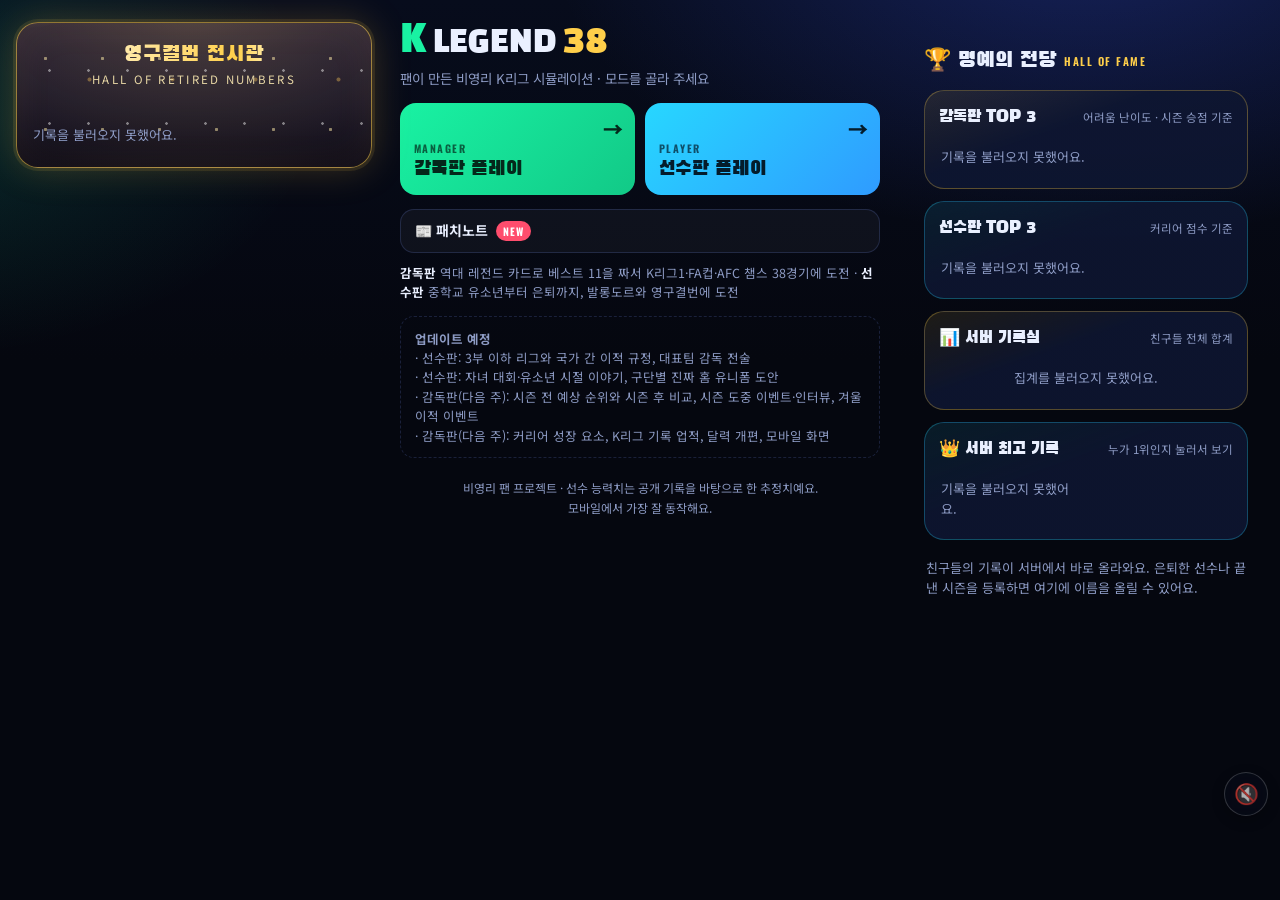
<file: index.html>
<!doctype html>
<html lang="ko">
<head>
<meta charset="utf-8">
<meta name="viewport" content="width=device-width, initial-scale=1, viewport-fit=cover">
<meta name="theme-color" content="#05070f">
<title>K-레전드 · K리그 게임 모음</title>
<meta name="description" content="K리그 레전드 카드로 베스트 11을 만드는 감독판, 유소년부터 은퇴까지 키우는 선수판. 팬이 만든 비영리 게임.">
<meta property="og:title" content="K-레전드 · K리그 게임 모음">
<meta property="og:description" content="감독판 K-레전드 38 · 선수판 K-라이프">
<link rel="preconnect" href="https://fonts.googleapis.com">
<link rel="preconnect" href="https://fonts.gstatic.com" crossorigin>
<link rel="stylesheet" href="https://fonts.googleapis.com/css2?family=Black+Han+Sans&family=Oswald:wght@500;600;700&family=Noto+Sans+KR:wght@400;500;700&display=swap">
<style>
:root{--bg0:#05070f;--panel:#0e1631;--panel2:#142046;--line:rgba(120,150,255,.18);--txt:#eaf0ff;--muted:#8d9bc4;--acc:#19f2a3;--acc-ink:#04281b;--acc2:#27d7ff;--gold:#ffcf4a;
 --f-head:"Black Han Sans","Noto Sans KR",system-ui,sans-serif;--f-num:"Oswald","Noto Sans KR",system-ui,sans-serif;--f-body:"Noto Sans KR",system-ui,-apple-system,"Apple SD Gothic Neo","Malgun Gothic",sans-serif;color-scheme:dark}
*{box-sizing:border-box;margin:0;padding:0;-webkit-tap-highlight-color:transparent}
html{background:var(--bg0)}
body{min-height:100dvh;color:var(--txt);font:15px/1.55 var(--f-body);display:flex;justify-content:center;
 background:radial-gradient(900px 520px at 85% -8%,rgba(60,90,255,.28),transparent 60%),radial-gradient(700px 420px at -8% 12%,rgba(25,242,163,.14),transparent 60%),linear-gradient(180deg,#070c1c,#05070f 40%);background-attachment:fixed;
 padding:env(safe-area-inset-top,0) 0 env(safe-area-inset-bottom,0)}
main{width:100%;max-width:480px;padding:22px 16px 40px;display:grid;gap:14px;align-content:start}
.wrap{width:100%;max-width:480px;display:grid;grid-template-areas:"m" "j" "h"}
.wrap>main{grid-area:m}.wrap>#jerCol{grid-area:j;padding:0 16px}.wrap>#hofCol{grid-area:h}
.col{display:grid;gap:14px;align-content:start}
@media(min-width:900px){body{justify-content:center}.wrap{max-width:1020px;grid-template-columns:480px 1fr;grid-template-areas:"m h" "j h";gap:20px 28px;padding:22px 16px 40px;align-items:start}.wrap>main{padding:0;max-width:none}.wrap>#jerCol,.wrap>#hofCol{padding:0}}
@media(min-width:1280px){.wrap{max-width:1500px;grid-template-columns:1fr 480px 1fr;grid-template-areas:"j m h";gap:28px}}
.hof{display:grid;gap:12px}
.hof h2{font-family:var(--f-head);font-weight:400;font-size:22px;display:flex;align-items:center;gap:8px}
.hof h2 small{font:600 11px var(--f-num);letter-spacing:.14em;color:var(--gold)}
.board{border-radius:20px;padding:14px;background:linear-gradient(160deg,rgba(255,207,74,.10),rgba(14,22,49,.9) 40%);border:1px solid rgba(255,207,74,.28);display:grid;gap:10px;position:relative;overflow:hidden}
.board.p{background:linear-gradient(160deg,rgba(39,215,255,.10),rgba(14,22,49,.9) 40%);border-color:rgba(39,215,255,.28)}
.board .bt{display:flex;justify-content:space-between;align-items:baseline}
.board .bt b{font-family:var(--f-head);font-weight:400;font-size:17px}
.board .bt small{color:var(--muted);font-size:11.5px}
.rk{width:100%;text-align:left;color:inherit;font:inherit;cursor:pointer;display:grid;grid-template-columns:44px 1fr auto;gap:10px;align-items:center;padding:10px 12px;border-radius:14px;background:rgba(255,255,255,.04);border:1px solid var(--line)}
.rk .no{width:40px;height:40px;border-radius:50%;display:grid;place-items:center;font:700 19px var(--f-num);color:#1a1300}
.rk.r1{background:linear-gradient(90deg,rgba(255,207,74,.22),rgba(255,255,255,.03));border-color:rgba(255,207,74,.6);box-shadow:0 0 22px rgba(255,207,74,.18)}
.rk.r1 .no{background:linear-gradient(135deg,#ffe38a,#e0a82a)}
.rk.r2 .no{background:linear-gradient(135deg,#f2f5ff,#aab4cf)}
.rk.r3 .no{background:linear-gradient(135deg,#f0c19a,#c07a3b)}
.rk .who{min-width:0}.rk .who b{display:block;font-size:15px;white-space:nowrap;overflow:hidden;text-overflow:ellipsis}
.rk .who small{display:block;color:var(--muted);font-size:12px;white-space:nowrap;overflow:hidden;text-overflow:ellipsis}
.rk .sc{text-align:right;font:700 20px var(--f-num);color:var(--gold)}
.rk .sc small{display:block;font:500 11px var(--f-body);color:var(--muted)}
.rk.r1 .who b{font-size:17px}
.empty{color:var(--muted);font-size:13px;padding:6px 2px}
/* ===== 영구결번 전시관 ===== */
.jersey{position:relative;overflow:hidden;border-radius:22px;padding:18px 14px 16px;display:grid;gap:12px;
 background:radial-gradient(520px 300px at 50% -6%,rgba(255,214,120,.22),transparent 62%),linear-gradient(180deg,#1b1530 0%,#120f24 55%,#0a0816 100%);
 border:1px solid rgba(255,207,74,.55);box-shadow:0 0 0 3px rgba(255,207,74,.10),0 0 38px rgba(255,190,60,.22),inset 0 0 40px rgba(255,200,90,.07)}
.jersey::before{content:"";position:absolute;inset:0;pointer-events:none;background:conic-gradient(from 200deg at 50% -12%,transparent 0 62deg,rgba(255,225,150,.16) 70deg,transparent 80deg 100deg,rgba(255,225,150,.12) 108deg,transparent 118deg 360deg);animation:beam 7s ease-in-out infinite alternate}
.jersey::after{content:"";position:absolute;inset:0;pointer-events:none;background-image:radial-gradient(circle,rgba(255,236,170,.95) 1.3px,transparent 2px),radial-gradient(circle,rgba(255,255,255,.8) 1px,transparent 1.6px),radial-gradient(circle,rgba(255,200,90,.7) 1.6px,transparent 2.4px);background-size:57px 71px,39px 53px,83px 97px;background-position:0 0,13px 21px,31px 8px;opacity:.55;animation:tw 4.5s linear infinite}
@keyframes beam{from{transform:rotate(-3deg);opacity:.75}to{transform:rotate(3deg);opacity:1}}
@keyframes tw{0%{background-position:0 0,13px 21px,31px 8px;opacity:.35}50%{opacity:.75}100%{background-position:0 71px,13px 74px,31px 105px;opacity:.35}}
.jersey>*{position:relative;z-index:1}
.jersey .bt{display:grid;justify-items:center;text-align:center;gap:2px}
.jersey .bt b{font:400 22px var(--f-head);letter-spacing:.04em;background:linear-gradient(90deg,#ffe9a8,#ffcf4a 40%,#fff3c4 55%,#ffcf4a 70%,#ffe9a8);background-size:200% 100%;-webkit-background-clip:text;background-clip:text;color:transparent;animation:shine2 3.2s linear infinite}
.jersey .bt small{color:#e9d8a6;font-size:11.5px;letter-spacing:.2em}
@keyframes shine2{to{background-position:-200% 0}}
.jstat{display:flex;gap:16px;justify-content:center;color:var(--muted);font-size:12.5px}.jstat b{color:var(--gold);font:700 20px var(--f-num);text-shadow:0 0 12px rgba(255,200,60,.6)}
.jwall{display:grid;grid-template-columns:repeat(2,1fr);gap:14px 10px;padding-top:6px}
.jw{position:relative;color:inherit;font:inherit;cursor:pointer;display:grid;justify-items:center;gap:3px;padding:26px 6px 10px;border-radius:16px;overflow:hidden;
 background:radial-gradient(130px 130px at 50% 38%,rgba(255,214,120,.20),transparent 70%),linear-gradient(180deg,rgba(255,255,255,.05),rgba(255,255,255,.015));
 border:1px solid rgba(255,207,74,.35);box-shadow:inset 0 0 22px rgba(255,200,90,.08),0 8px 18px rgba(0,0,0,.35);transition:transform .2s,box-shadow .2s}
.jw::before{content:"";position:absolute;left:50%;top:0;width:2px;height:20px;background:linear-gradient(#ffe9a8,rgba(255,207,74,.2));transform:translateX(-50%)}
.jw::after{content:"";position:absolute;top:0;left:-60%;width:40%;height:100%;background:linear-gradient(100deg,transparent,rgba(255,255,255,.22),transparent);transform:skewX(-18deg);animation:glint 5.5s ease-in-out infinite}
.jw:nth-child(2n)::after{animation-delay:1.4s}.jw:nth-child(3n)::after{animation-delay:2.8s}
@keyframes glint{0%,70%{left:-60%}100%{left:140%}}
.jw:hover{transform:translateY(-3px);box-shadow:inset 0 0 26px rgba(255,200,90,.14),0 12px 24px rgba(0,0,0,.45),0 0 22px rgba(255,200,90,.3)}
.jw svg{width:100%;max-width:150px;height:auto;filter:drop-shadow(0 8px 14px rgba(0,0,0,.55)) drop-shadow(0 0 10px rgba(255,214,120,.25));transform-origin:50% 0;animation:sway 5s ease-in-out infinite}
.jw:nth-child(2n) svg{animation-delay:-1.7s}.jw:nth-child(3n) svg{animation-delay:-3.1s}
@keyframes sway{0%,100%{transform:rotate(-1.4deg)}50%{transform:rotate(1.4deg)}}
.jw.big{grid-column:1/-1;padding-top:30px;border-color:rgba(255,207,74,.8);box-shadow:inset 0 0 30px rgba(255,200,90,.16),0 10px 24px rgba(0,0,0,.45),0 0 30px rgba(255,190,60,.32)}
.jw.big svg{max-width:190px}
.jw .new{position:absolute;right:8px;top:8px;font:700 10px var(--f-num);letter-spacing:.12em;padding:2px 8px;border-radius:999px;background:linear-gradient(90deg,#ffcf4a,#ff9d2e);color:#3a2300;box-shadow:0 0 10px rgba(255,190,60,.6);z-index:2}
.plaque{display:grid;justify-items:center;gap:1px;width:100%;margin-top:2px;padding:6px 8px;border-radius:10px;background:linear-gradient(180deg,#e9c46a,#b88a20);color:#2a1a00;box-shadow:inset 0 1px 0 rgba(255,255,255,.55),0 2px 6px rgba(0,0,0,.4)}
.plaque b{font-size:14px;max-width:100%;white-space:nowrap;overflow:hidden;text-overflow:ellipsis;color:#2a1a00}
.plaque .pq{font-style:normal;font-size:11px;line-height:1.35;color:#3a2600;text-align:center;margin-top:3px;padding-top:3px;border-top:1px solid rgba(74,48,0,.3);display:-webkit-box;-webkit-line-clamp:3;-webkit-box-orient:vertical;overflow:hidden}
.plaque small{font-size:11px;color:#4a3000;max-width:100%;white-space:nowrap;overflow:hidden;text-overflow:ellipsis}
@media(prefers-reduced-motion:reduce){.jersey::before,.jersey::after,.jw::after,.jw svg,.jersey .bt b{animation:none}}
.jc{display:grid;grid-template-columns:auto 1fr;gap:2px 10px;align-items:center;padding:8px 10px;border-radius:12px;background:rgba(255,255,255,.04);border:1px solid var(--line)}
.jc .n{grid-row:span 2;font:700 26px var(--f-num);color:#ffd1d1;min-width:34px;text-align:center;text-shadow:0 0 14px rgba(255,90,90,.55)}
.jc b{font-size:13.5px;white-space:nowrap;overflow:hidden;text-overflow:ellipsis}.jc small{color:var(--muted);font-size:11.5px;white-space:nowrap;overflow:hidden;text-overflow:ellipsis}
.recgrid{display:grid;grid-template-columns:1fr 1fr;gap:8px}
.rec{color:inherit;font:inherit;text-align:left;cursor:pointer;display:grid;gap:1px;padding:9px 10px;border-radius:12px;background:rgba(255,255,255,.04);border:1px solid var(--line)}
.rec small{color:var(--muted);font-size:11.5px}.rec b{font:700 20px var(--f-num);color:var(--gold)}.rec span{font-size:12.5px;white-space:nowrap;overflow:hidden;text-overflow:ellipsis}
@media(max-width:560px){.recgrid{grid-template-columns:1fr 1fr}}
.jstat{display:flex;gap:14px;color:var(--muted);font-size:12.5px}.jstat b{color:var(--gold);font:700 18px var(--f-num)}

.brand{display:flex;align-items:baseline;gap:6px;font-family:var(--f-head);font-size:30px;line-height:1}
.brand .k{color:var(--acc);font-size:38px}.brand b{font-weight:400;color:var(--gold);font-size:38px}
.sub{color:var(--muted);font-size:13.5px;margin-top:-6px}
.modes{display:grid;grid-template-columns:1fr 1fr;gap:10px}
.mode{position:relative;display:grid;gap:2px;padding:14px 14px 12px;border-radius:16px;text-decoration:none;color:#04281b;min-height:92px;align-content:end;overflow:hidden}
.mode.m{background:linear-gradient(135deg,var(--acc),#12c987)}.mode.p{background:linear-gradient(135deg,var(--acc2),#2f9bff);color:#041c2b}
.mode small{font:700 10.5px var(--f-num);letter-spacing:.14em;opacity:.7}.mode b{font:400 20px/1.15 var(--f-head)}
.mode i{position:absolute;right:12px;top:10px;font-style:normal;font-weight:900;font-size:20px}
.mode .save{font-size:11.5px;color:inherit;opacity:.85;min-height:0;font-weight:700}
.plink{display:flex;align-items:center;gap:8px;min-height:44px;padding:0 14px;border-radius:14px;border:1px solid var(--line);background:rgba(255,255,255,.04);color:var(--txt);text-decoration:none;font-weight:700;font-size:14px}
.newdot{font:700 10.5px var(--f-num);letter-spacing:.1em;padding:2px 7px;border-radius:999px;background:#ff4d6d;color:#fff}
.modeinfo{color:var(--muted);font-size:12.5px;margin-top:-4px}.modeinfo b{color:var(--txt)}
.card{display:grid;gap:10px;padding:18px 16px;border-radius:20px;text-decoration:none;color:inherit;background:linear-gradient(135deg,var(--panel2),var(--panel));border:1px solid var(--line);position:relative;overflow:hidden;min-height:150px}
.card::after{content:"";position:absolute;right:-30px;top:-30px;width:140px;height:140px;border-radius:50%;opacity:.18}
.card.m::after{background:var(--acc)}.card.p::after{background:var(--acc2)}
.card small{color:var(--acc);font-family:var(--f-num);letter-spacing:.14em;font-weight:600}
.card h2{font-family:var(--f-head);font-weight:400;font-size:26px;line-height:1.2}
.card p{color:var(--muted);font-size:13.5px}
.card .go{margin-top:4px;display:flex;justify-content:space-between;align-items:center;min-height:50px;padding:0 18px;border-radius:14px;background:linear-gradient(90deg,var(--acc),#12c987);color:var(--acc-ink);font-weight:900}
.card.p .go{background:linear-gradient(90deg,var(--acc2),#2f9bff)}
.save{font-size:12.5px;color:var(--gold);min-height:18px}
.soon{padding:12px 14px;border-radius:14px;border:1px dashed var(--line);color:var(--muted);font-size:12.5px}
@media(max-width:560px){.jersey{padding:14px 10px}.jwall{grid-template-columns:repeat(2,1fr);gap:12px 8px}.jw svg{max-width:112px}.jw.big svg{max-width:150px}.hof h2{font-size:19px}.board{padding:12px}.rk{padding:8px 10px}.rk .who small{white-space:normal}}
footer{color:var(--muted);font-size:12px;text-align:center;line-height:1.7;margin-top:6px}
</style>
</head>
<body>
<div class="wrap">
<main>
  <div class="brand"><span class="k">K</span>LEGEND<b>38</b></div>
  <p class="sub">팬이 만든 비영리 K리그 시뮬레이션 · 모드를 골라 주세요</p>
  <div class="modes">
    <a class="mode m" href="manager.html"><small>MANAGER</small><b>감독판 플레이</b><span class="save" id="saveM"></span><i>→</i></a>
    <a class="mode p" href="player.html"><small>PLAYER</small><b>선수판 플레이</b><span class="save" id="saveP"></span><i>→</i></a>
  </div>
  <a class="plink" href="patch-notes.html">📰 패치노트 <span class="newdot" id="pnNew" hidden>NEW</span></a>
  <p class="modeinfo"><b>감독판</b> 역대 레전드 카드로 베스트 11을 짜서 K리그1·FA컵·AFC 챔스 38경기에 도전 · <b>선수판</b> 중학교 유소년부터 은퇴까지, 발롱도르와 영구결번에 도전</p>
  <div class="soon"><b>업데이트 예정</b><br>· 선수판: 3부 이하 리그와 국가 간 이적 규정, 대표팀 감독 전술<br>· 선수판: 자녀 대회·유소년 시절 이야기, 구단별 진짜 홈 유니폼 도안<br>· 감독판(다음 주): 시즌 전 예상 순위와 시즌 후 비교, 시즌 도중 이벤트·인터뷰, 겨울 이적 이벤트<br>· 감독판(다음 주): 커리어 성장 요소, K리그 기록 업적, 달력 개편, 모바일 화면</div>
  <footer>비영리 팬 프로젝트 · 선수 능력치는 공개 기록을 바탕으로 한 추정치예요.<br>모바일에서 가장 잘 동작해요.</footer>
</main>
<aside class="col" id="jerCol">
  <section class="jersey"><div class="bt"><b>영구결번 전시관</b><small>HALL OF RETIRED NUMBERS</small></div><div class="jstat" id="jStat"></div><div class="jwall" id="jGrid"><p class="empty">불러오는 중…</p></div></section>
</aside>
<aside class="col hof" id="hofCol" style="padding:22px 16px 0 16px">
  <h2>🏆 명예의 전당 <small>HALL OF FAME</small></h2>
  <section class="board"><div class="bt"><b>감독판 TOP 3</b><small>어려움 난이도 · 시즌 승점 기준</small></div><div id="hofM"><p class="empty">불러오는 중…</p></div></section>
  <section class="board p"><div class="bt"><b>선수판 TOP 3</b><small>커리어 점수 기준</small></div><div id="hofP"><p class="empty">불러오는 중…</p></div></section>
  <section class="board"><div class="bt"><b>📊 서버 기록실</b><small>친구들 전체 합계</small></div><div class="jstat" id="srvStat" style="flex-wrap:wrap"><span class="empty">불러오는 중…</span></div></section>
  <section class="board p"><div class="bt"><b>👑 서버 최고 기록</b><small>누가 1위인지 눌러서 보기</small></div><div class="recgrid" id="srvRec"><p class="empty">불러오는 중…</p></div></section>
  <p class="empty">친구들의 기록이 서버에서 바로 올라와요. 은퇴한 선수나 끝낸 시즌을 등록하면 여기에 이름을 올릴 수 있어요.</p>
</aside>
</div>
<script src="js/config.js"></script>
<script src="js/patchnotes.js"></script>
<script src="js/bgm.js"></script>
<script src="js/kits.js"></script>
<script src="js/hofview.js"></script>
<script>
(function(){ try{ var s=localStorage.getItem("kl-patch-seen"); if(window.KL_PATCH_LATEST&&s!==window.KL_PATCH_LATEST) document.getElementById("pnNew").hidden=false; }catch(e){} })();
(function(){
  function rd(k){ try{ return JSON.parse(localStorage.getItem(k)); }catch(e){ return null; } }
  var m=rd("kl38-saves"), p=rd("klife-save");
  var el=document.getElementById("saveM"); if(m&&(Array.isArray(m)?m.length:Object.keys(m).length)) el.textContent="저장된 감독 기록이 있어요";
  var ep=document.getElementById("saveP"); if(p&&p.p&&!p.retired) ep.textContent="이어하기 · "+p.p.name+" ("+(p.year-p.p.born)+"세, "+(p.club?p.club.name:"")+")";
})();
(function(){
  var C=window.KL_CONFIG||{}; var esc=function(s){ return String(s==null?"":s).replace(/[&<>"]/g,function(c){ return {"&":"&amp;","<":"&lt;",">":"&gt;",'"':"&quot;"}[c]; }); };
  function get(path){ return fetch(C.SUPABASE_URL+"/rest/v1/"+path,{headers:{apikey:C.SUPABASE_ANON_KEY,Authorization:"Bearer "+C.SUPABASE_ANON_KEY}}).then(function(r){ if(!r.ok) throw new Error(r.status); return r.json(); }); }
  function rows(list,fn,emptyMsg){ if(!list.length) return '<p class="empty">'+emptyMsg+'</p>'; return list.map(function(x,i){ var o=fn(x); return '<button type="button" class="rk r'+(i+1)+'" data-i="'+i+'"><span class="no">'+(i+1)+'</span><div class="who"><b>'+esc(o.t)+'</b><small>'+esc(o.s)+'</small></div><div class="sc">'+esc(o.v)+'<small>'+esc(o.u)+'</small></div></button>'; }).join(""); }
  var jg=document.getElementById("jGrid"), js=document.getElementById("jStat");
  document.addEventListener("click",function(e){ var rb=e.target.closest(".rec"); if(rb&&window.KLHofView){ get("life_hof?id=eq."+rb.getAttribute("data-rid")+"&select=*").then(function(r){ if(r[0]) KLHofView.player(r[0]); }); return; } var jb=e.target.closest(".jw"); if(jb&&window.KLHofView){ var jr=jRows[+jb.getAttribute("data-ri")]; if(jr) KLHofView.player(jr); return; } var b=e.target.closest(".rk"); if(!b||!window.KLHofView) return; var box=b.parentNode.id; var i=+b.getAttribute("data-i"); if(box==="hofM"&&mRows[i]) KLHofView.manager(mRows[i]); else if(box==="hofP"&&pRows[i]) KLHofView.player(pRows[i]); });
  function hue(s){ var x=0; for(var i=0;i<s.length;i++) x=(x*31+s.charCodeAt(i))%360; return x; }
  function quote(i){ try{ var q=window.KLHofView.tributeQ(jRows[i.ri]); return '<em class="pq">“'+esc(q[0])+'”</em>'; }catch(e){ return ''; } }
  function shirt(n,club){ return window.KL_shirt?window.KL_shirt(n,club):""; }
  function jersey(){
    function q(sel){ return get("life_hof?select="+sel+"&jersey=gt.0&order=created_at.desc&limit=60"); }
    q("*").then(function(l){
      var items=[]; jRows=l; l.forEach(function(x,ri){ if(x.jerseys&&x.jerseys.length) x.jerseys.forEach(function(j){ items.push({n:j.number,club:j.club,name:x.name,by:x.nickname,ri:ri}); }); else items.push({n:"★",club:x.club,name:x.name,by:x.nickname,ri:ri}); });
      if(!items.length){ jg.innerHTML='<p class="empty">아직 영구결번이 나오지 않았어요. 한 구단에서 오래, 압도적으로 활약해 보세요.</p>'; js.innerHTML=""; return; }
      var clubs={}; items.forEach(function(i){ clubs[i.club]=1; });
      js.innerHTML='<span><b>'+items.length+'</b> 개 영구결번</span><span><b>'+Object.keys(clubs).length+'</b> 개 구단</span>';
      jg.innerHTML=items.slice(0,12).map(function(i,k){ return '<button type="button" class="jw'+(k===0?' big':'')+'" data-ri="'+i.ri+'">'+(k===0?'<span class="new">LATEST</span>':'')+shirt(i.n,i.club)+'<span class="plaque"><b>'+esc(i.name)+'</b><small>'+esc(i.club)+' · '+(i.n==="★"?'영구결번':'NO.'+esc(i.n)+' 영구결번')+'</small>'+quote(i)+'</span></button>'; }).join("");
    }).catch(function(){ jg.innerHTML='<p class="empty">기록을 불러오지 못했어요.</p>'; });
  }
  jersey();
  var CATS=[["goals","최다 득점","골"],["assists","최다 도움","도움"],["apps","최다 출전","경기"],["caps","최다 대표팀 출전","경기"],["trophies","최다 우승","회"],["awards","최다 개인 수상","회"],["ballon","최다 발롱도르","회"],["wc","최다 월드컵 우승","회"],["peak","최고 능력치","OVR"],["score","최고 커리어 점수","점"],["cs","최다 무실점","경기"],["jersey","최다 영구결번","개"],["years","최장 커리어","시즌"]];
  var recRows=[];
  get("life_hof?select=id,name,nickname,pos,club,years,apps,goals,assists,caps,trophies,awards,ballon,wc,peak,score,cs,jersey&limit=1000").then(function(l){
    recRows=l; document.getElementById("srvRec").innerHTML=CATS.map(function(c,i){ var best=null; l.forEach(function(x){ if((x[c[0]]||0)>(best?best[c[0]]||0:0)) best=x; }); if(!best) return ""; return '<button type="button" class="rec" data-rid="'+best.id+'"><small>'+c[1]+'</small><b>'+(best[c[0]]||0)+' <small>'+c[2]+'</small></b><span>'+esc(best.name)+' · '+esc(best.nickname)+'</span></button>'; }).join("")||'<p class="empty">아직 기록이 없어요.</p>';
  }).catch(function(){ document.getElementById("srvRec").innerHTML='<p class="empty">기록을 불러오지 못했어요.</p>'; });
  get("life_hof?select=goals,assists,ballon,wc,caps,jersey&limit=1000").then(function(l){
    var s={n:l.length,g:0,a:0,b:0,w:0,j:0}; l.forEach(function(x){ s.g+=x.goals||0; s.a+=x.assists||0; s.b+=x.ballon||0; s.w+=x.wc||0; s.j+=x.jersey||0; });
    document.getElementById("srvStat").innerHTML='<span><b>'+s.n+'</b> 명 은퇴</span><span><b>'+s.g+'</b> 골</span><span><b>'+s.a+'</b> 도움</span><span><b>'+s.b+'</b> 발롱도르</span><span><b>'+s.w+'</b> 월드컵 우승</span>';
  }).catch(function(){ document.getElementById("srvStat").innerHTML='<span class="empty">집계를 불러오지 못했어요.</span>'; });
  var m=document.getElementById("hofM"), p=document.getElementById("hofP");
  if(!C.SUPABASE_URL){ m.innerHTML=p.innerHTML='<p class="empty">서버 설정이 없어요.</p>'; return; }
  var mRows=[], pRows=[], jRows=[];
  get("results?select=nickname,team_name,manager,w,d,l,pts,gf,ga,rank,form,xi,diff,season,team&diff=eq.hard&order=pts.desc,gf.desc&limit=3").then(function(l){
    mRows=l; m.innerHTML=rows(l,function(x){ return {t:x.nickname+" · "+x.team_name,s:x.w+"승 "+x.d+"무 "+x.l+"패 · "+x.rank+"위 · "+x.form+(x.manager?" · 감독 "+x.manager:"")+(x.team&&x.team.ver?" · v"+x.team.ver:""),v:x.pts,u:"승점"}; },"아직 어려움 난이도 기록이 없어요. 어려움으로 시즌을 마치고 첫 기록을 올려 보세요!"); }).catch(function(){ m.innerHTML='<p class="empty">기록을 불러오지 못했어요.</p>'; });
  function loadP(sel){ return get("life_hof?select="+sel+"&order=score.desc&limit=3"); }
  loadP("*").then(function(l){
    pRows=l; p.innerHTML=rows(l,function(x){ return {t:x.name+" · "+x.nickname,s:x.pos+" · "+x.club+" · "+x.years+"년 · "+x.goals+"골 "+x.assists+"도움"+(x.ballon?" · 발롱도르 "+x.ballon+"회":"")+(x.wc?" · 월드컵 우승":"")+(x.jersey?" · 영구결번":"")+(x.detail&&x.detail.ver?" · v"+(x.detail.ver.end||x.detail.ver.start):""),v:x.score,u:x.grade+" 등급"}; },"아직 은퇴한 선수가 없어요. 첫 레전드가 되어 보세요!"); }).catch(function(){ p.innerHTML='<p class="empty">기록을 불러오지 못했어요.</p>'; });
})();
</script>
</body>
</html>
</file>
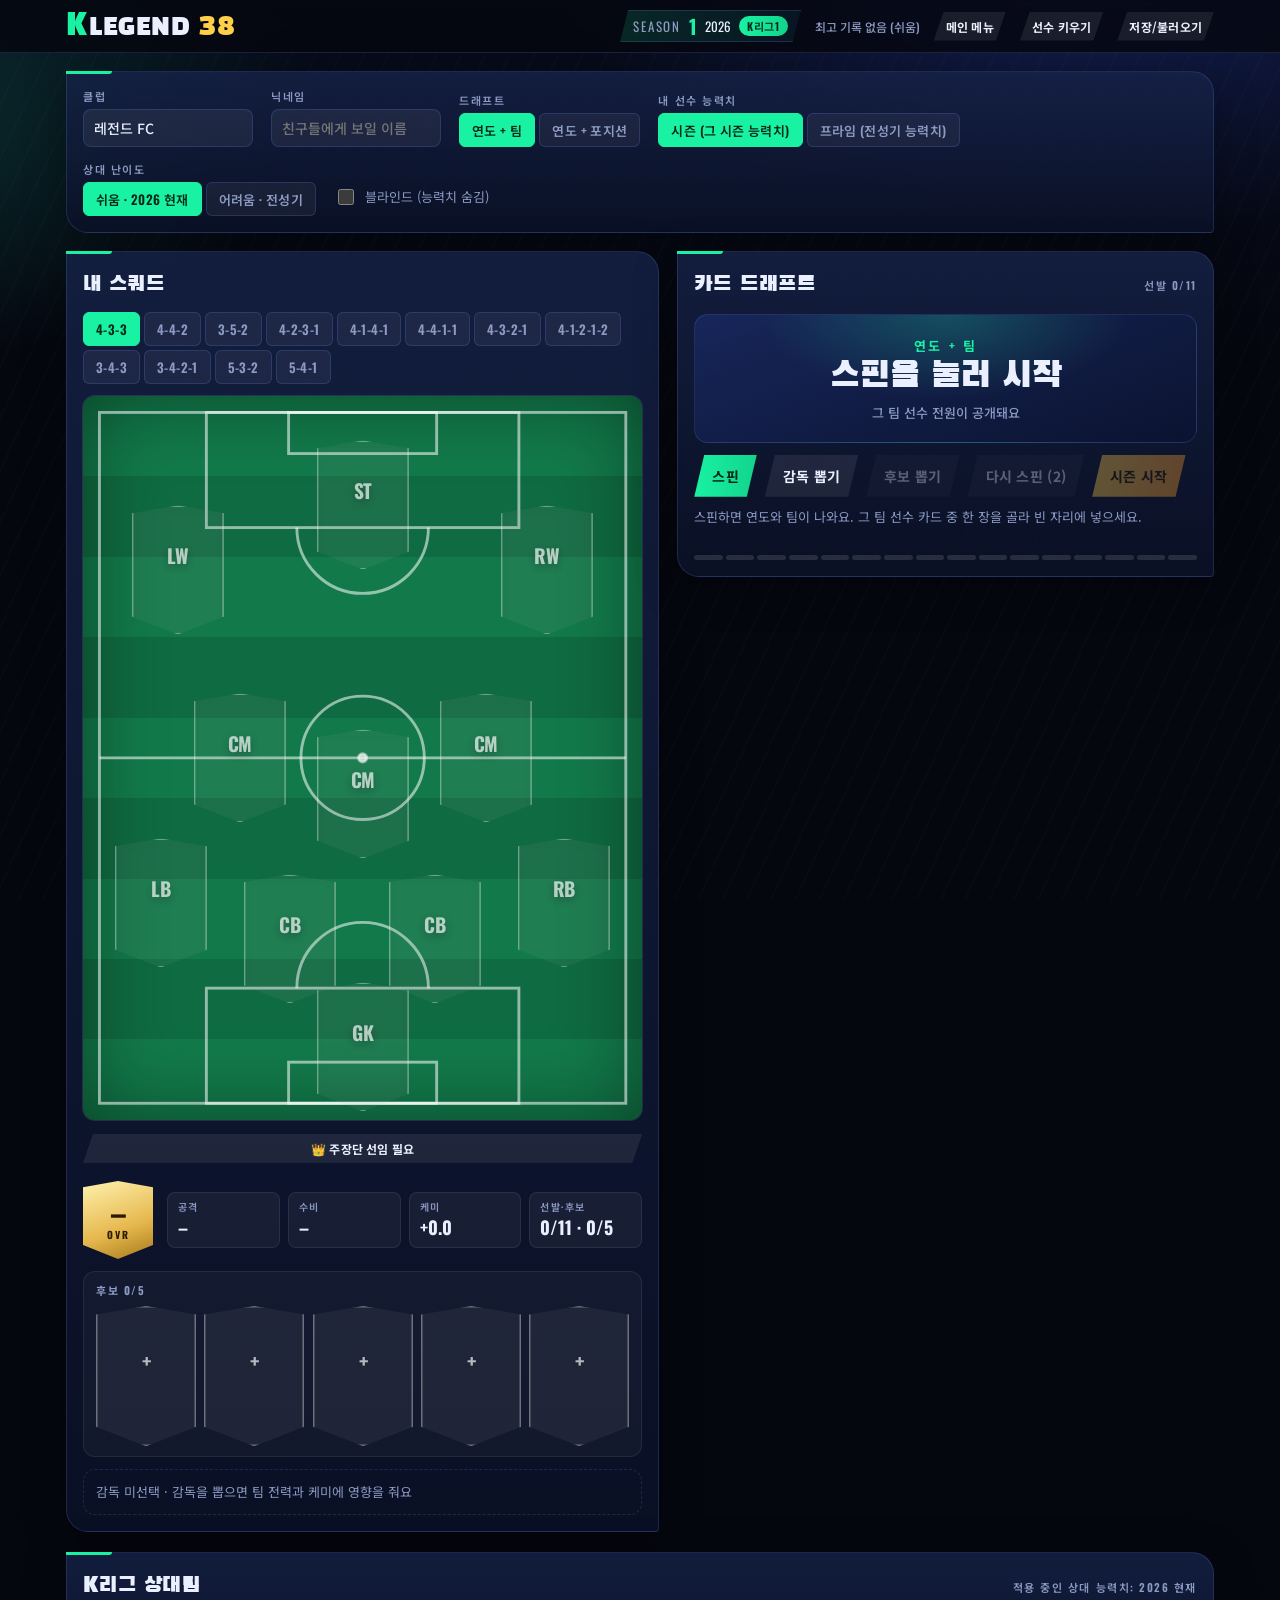
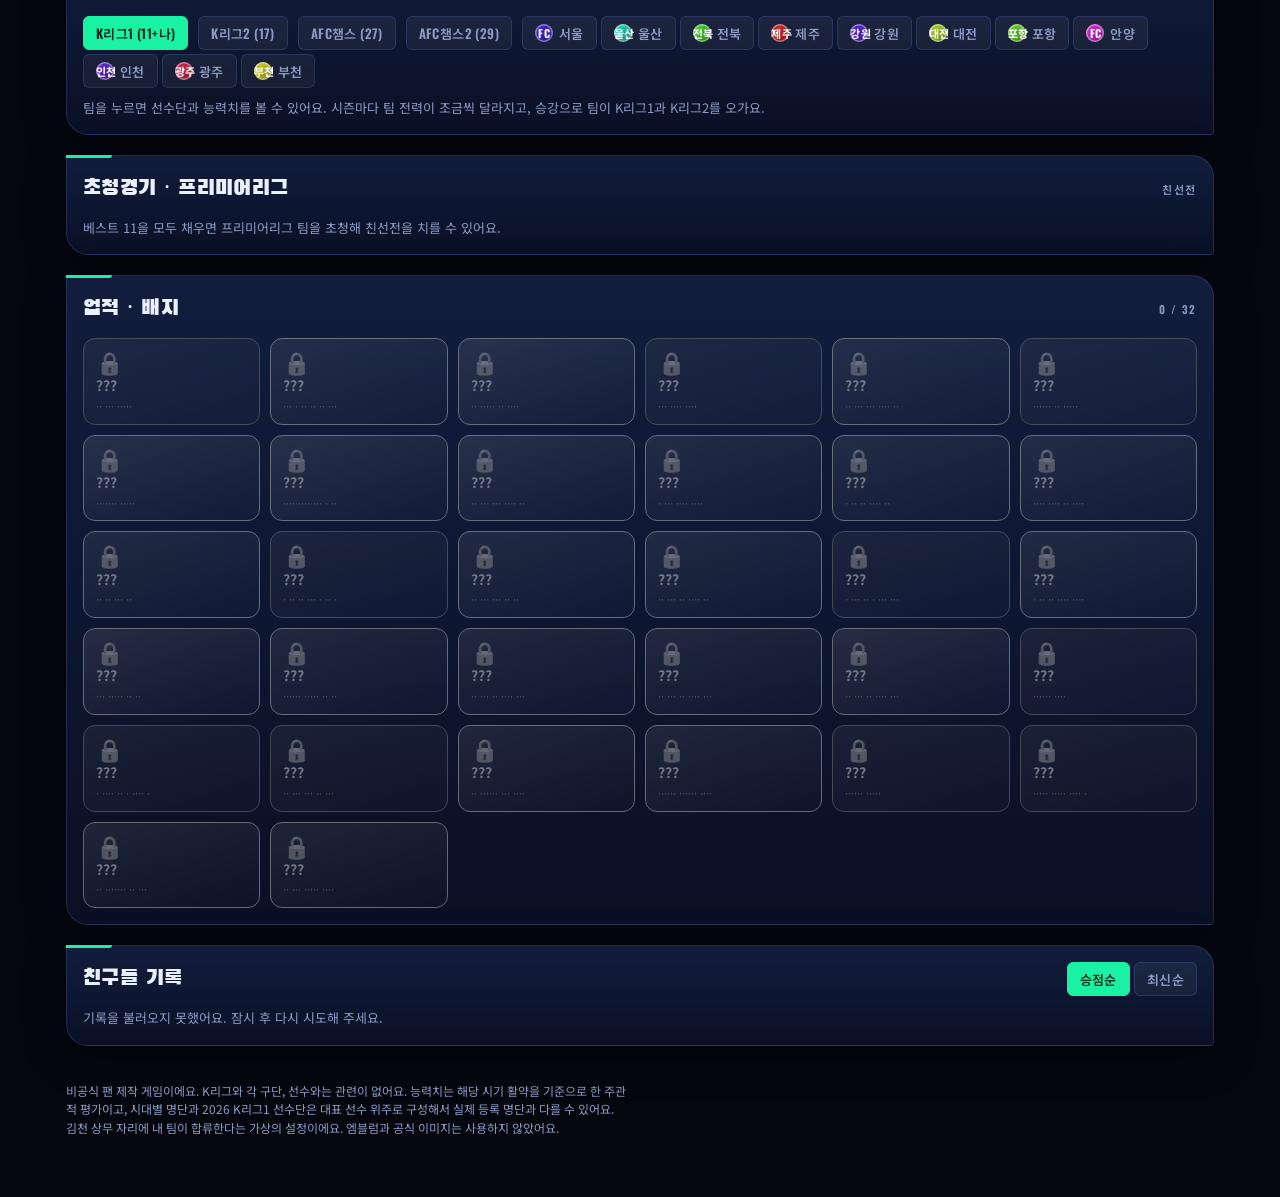
<file: manager.html>
<!doctype html>
<html lang="ko">
<head>
<meta charset="utf-8">
<meta name="viewport" content="width=device-width, initial-scale=1, viewport-fit=cover">
<meta name="theme-color" content="#05070f">
<title>K-레전드 38</title>
<meta name="description" content="시대별 K리그 레전드 카드를 뽑아 베스트 11을 만들고 2026 K리그1·FA컵·AFC챔스에 도전하는 팬 제작 축구 게임">
<meta property="og:title" content="K-레전드 38">
<meta property="og:description" content="K리그 레전드 카드 드래프트. 38전 전승에 도전해 보세요.">
<link rel="preconnect" href="https://fonts.googleapis.com">
<link rel="preconnect" href="https://fonts.gstatic.com" crossorigin>
<link rel="stylesheet" href="https://fonts.googleapis.com/css2?family=Black+Han+Sans&family=Oswald:wght@500;600;700&family=Noto+Sans+KR:wght@400;500;700&display=swap">
<link rel="stylesheet" href="css/style.css">
</head>
<body>
<div class="bgfx" aria-hidden="true"></div>
<div class="modal" id="modal" hidden role="dialog" aria-modal="true" aria-label="선수 상세"></div>

<header class="top">
  <div class="top-in">
    <div class="logo" aria-label="K-레전드 38"><span class="k">K</span><span class="l">LEGEND</span><b>38</b></div>
    <div class="season-badge" id="seasonBadge"></div>
    <div class="best" id="best"></div>
    <a class="btn small ghost" href="index.html" id="menuLink" style="text-decoration:none">메인 메뉴</a>
    <a class="btn small ghost" href="player.html" id="lifeLink" style="text-decoration:none">선수 키우기</a>
    <button type="button" class="btn small ghost" id="saveBtn" title="저장 · 불러오기">저장/불러오기</button>
  </div>
</header>

<div class="wrap">
  <section class="panel clubbar">
    <div class="field"><label class="label" for="teamName">클럽</label>
      <input class="inp" id="teamName" maxlength="14" value="레전드 FC"></div>
    <div class="field"><label class="label" for="nick">닉네임</label>
      <input class="inp" id="nick" maxlength="12" placeholder="친구들에게 보일 이름"></div>
    <div class="field"><span class="label">드래프트</span><div class="seg" id="modeSeg" role="group" aria-label="드래프트 방식"></div></div>
    <div class="field"><span class="label">내 선수 능력치</span><div class="seg" id="ratingSeg" role="group" aria-label="능력치 기준"></div></div>
    <div class="field"><span class="label">상대 난이도</span><div class="seg" id="diffSeg" role="group" aria-label="상대팀 난이도"></div></div>
    <label class="toggle"><input type="checkbox" id="hard"> 블라인드 (능력치 숨김)</label>
  </section>

  <div class="grid">
    <!-- 스쿼드 -->
    <section class="panel squad">
      <div class="panel-h"><h2>내 스쿼드</h2><div class="seg" id="formSeg" role="group" aria-label="포메이션"></div></div>
      <div class="pitch" id="pitch">
        <svg class="lines" viewBox="0 0 68 88" preserveAspectRatio="none" aria-hidden="true">
          <g fill="none" stroke="rgba(255,255,255,.55)" stroke-width=".35">
            <rect x="2" y="2" width="64" height="84"/>
            <line x1="2" y1="44" x2="66" y2="44"/>
            <circle cx="34" cy="44" r="7.5"/><circle cx="34" cy="44" r=".5" fill="rgba(255,255,255,.7)"/>
            <rect x="15" y="2" width="38" height="14"/><rect x="25" y="2" width="18" height="5"/>
            <rect x="15" y="72" width="38" height="14"/><rect x="25" y="81" width="18" height="5"/>
            <path d="M26 16 A8 8 0 0 0 42 16"/><path d="M26 72 A8 8 0 0 1 42 72"/>
          </g>
        </svg>
      </div>
      <div class="statbar">
        <div class="ovrbadge"><span class="n" id="ovrV">–</span><span class="k">OVR</span></div>
        <div class="stats">
          <div class="st"><span class="k">공격</span><b id="attV">–</b></div>
          <div class="st"><span class="k">수비</span><b id="defV">–</b></div>
          <div class="st"><span class="k">케미</span><b id="chemV">+0.0</b></div>
          <div class="st"><span class="k">선발·후보</span><b id="cntV">0/11</b></div>
        </div>
      </div>
      <div class="bench" id="bench"></div>
      <div class="mgr" id="mgrBox"></div>
    </section>

    <!-- 드래프트 / 이적시장 -->
    <section class="panel desk" id="desk">
      <div id="deskDraft">
        <div class="panel-h"><h2>카드 드래프트</h2><span class="label" id="phaseLabel"></span></div>
        <div class="reel" id="reel" aria-live="polite">
          <div class="reel-crest" id="reelCrest"></div>
          <div class="yearL" id="reelYear"></div>
          <div class="club" id="reelClub">스핀을 눌러 시작</div>
          <div class="eraL" id="reelEra"></div>
        </div>
        <div class="btnrow">
          <button class="btn primary" id="spinBtn" type="button">스핀</button>
          <button class="btn ghost" id="mgrBtn" type="button">감독 뽑기</button>
          <button class="btn ghost" id="benchBtn" type="button" disabled>후보 뽑기</button>
          <button class="btn ghost" id="respinBtn" type="button" disabled>다시 스핀 (2)</button>
          <button class="btn go" id="simBtn" type="button" disabled>시즌 시작</button>
        </div>
        <p class="hint" id="hint"></p>
        <ul class="offers" id="plist"></ul>
        <div class="progress" id="progress" aria-hidden="true"></div>
      </div>

      <div id="deskWinter" hidden>
        <div class="panel-h"><h2>겨울 이적시장</h2><span class="label" id="winterLabel"></span></div>
        <div id="winterBody"></div>
      </div>
    </section>
  </div>

  <section class="panel" id="oppWrap" style="margin-top:20px">
    <div class="panel-h"><h2>K리그 상대팀</h2><span class="label" id="oppDiffLabel"></span></div>
    <div class="seg" id="oppTabs" role="group" aria-label="상대팀 선택"></div>
    <div id="oppView"></div>
  </section>

  <section class="panel" id="inviteWrap" hidden style="margin-top:20px">
    <div class="panel-h"><h2>초청경기 · 프리미어리그</h2><span class="label">친선전</span></div>
    <div id="inviteBody"></div>
  </section>

  <div id="results" hidden></div>

  <section class="panel" id="careerWrap" hidden style="margin-top:20px">
    <div class="panel-h"><h2>커리어</h2><span class="label" id="careerLabel"></span></div>
    <div id="career"></div>
  </section>

  <section class="panel" id="achWrap" style="margin-top:20px">
    <div class="panel-h"><h2>업적 · 배지</h2><span class="label" id="achCount"></span></div>
    <div class="ach-grid" id="achGrid"></div>
  </section>

  <section class="panel" id="sharedWrap" hidden style="margin-top:20px">
    <div class="panel-h"><h2>친구들 기록</h2><div class="seg" id="sharedSort" role="group" aria-label="정렬"></div></div>
    <div id="shared"></div>
    <div id="duelBox"></div>
  </section>

  <footer>
    비공식 팬 제작 게임이에요. K리그와 각 구단, 선수와는 관련이 없어요. 능력치는 해당 시기 활약을 기준으로 한 주관적 평가이고, 시대별 명단과 2026 K리그1 선수단은 대표 선수 위주로 구성해서 실제 등록 명단과 다를 수 있어요. 김천 상무 자리에 내 팀이 합류한다는 가상의 설정이에요. 엠블럼과 공식 이미지는 사용하지 않았어요.
  </footer>
</div>

<script src="js/data.js"></script>
<script src="js/data2026.js"></script>
<script src="js/data_cups.js"></script>
<script src="js/data_acl.js"></script>
<script src="js/data_afc_squads.js"></script>
<script src="js/data_epl.js"></script>
<script src="js/data_attrs.js"></script>
<script src="js/data_attrs_lite.js"></script>
<script src="js/data_attrs_lite2.js"></script>
<script src="js/data_squads26.js"></script>
<script src="js/data_records.js"></script>
<script src="js/data_ratings.js"></script>
<script src="js/crests.js"></script>
<script src="js/roles.js"></script>
<script src="js/fans.js"></script>
<script src="js/config.js"></script>
<script src="js/born.js"></script>
<script src="js/attrs.js"></script>
<script src="js/core.js"></script>
<script src="js/season.js"></script>
<script src="js/ach.js"></script>
<script src="js/patchnotes.js"></script>
<script src="js/game.js"></script>
<script src="js/share.js"></script>
<script src="js/duel.js"></script>
<script src="js/protect.js"></script>
</body>
</html>
</file>
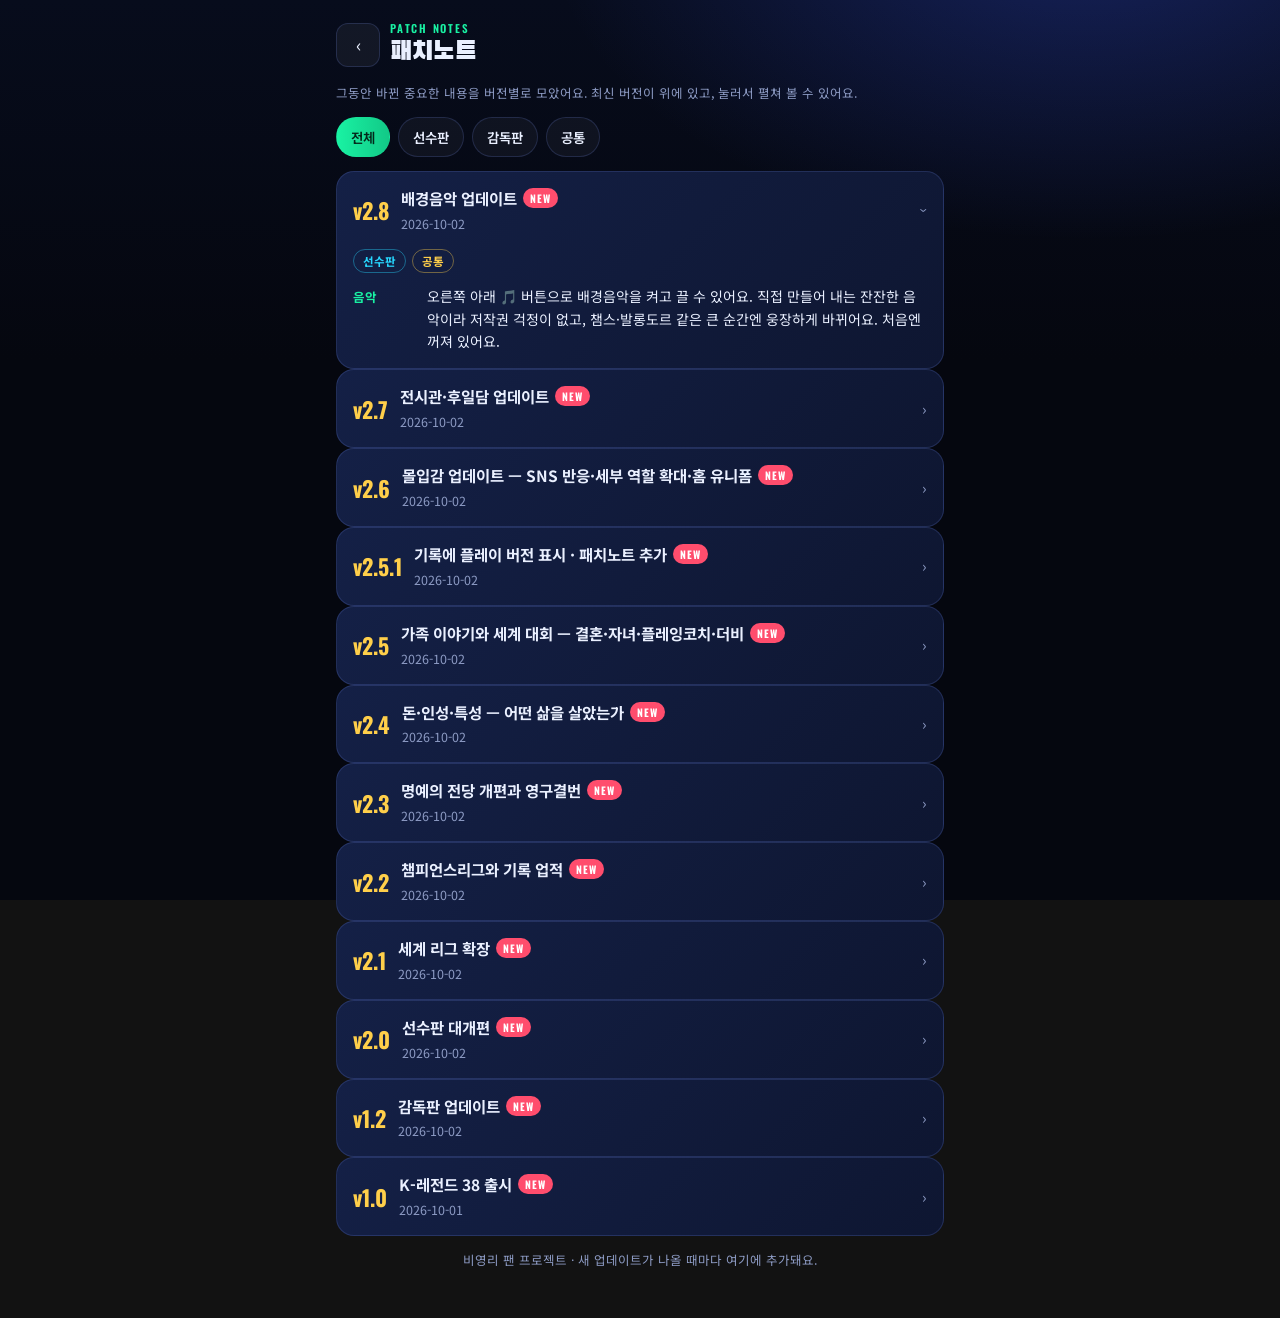
<file: patch-notes.html>
<!doctype html>
<html lang="ko">
<head>
<meta charset="utf-8">
<meta name="viewport" content="width=device-width, initial-scale=1, viewport-fit=cover">
<meta name="theme-color" content="#05070f">
<title>패치노트 · K-레전드</title>
<link rel="preconnect" href="https://fonts.googleapis.com">
<link rel="preconnect" href="https://fonts.gstatic.com" crossorigin>
<link rel="stylesheet" href="https://fonts.googleapis.com/css2?family=Black+Han+Sans&family=Oswald:wght@500;600;700&family=Noto+Sans+KR:wght@400;500;700&display=swap">
<style>
:root{--bg0:#05070f;--panel:#0e1631;--panel2:#142046;--line:rgba(120,150,255,.18);--txt:#eaf0ff;--muted:#8d9bc4;--acc:#19f2a3;--acc2:#27d7ff;--gold:#ffcf4a;
 --f-head:"Black Han Sans","Noto Sans KR",sans-serif;--f-num:"Oswald","Noto Sans KR",sans-serif;--f-body:"Noto Sans KR",system-ui,-apple-system,"Apple SD Gothic Neo","Malgun Gothic",sans-serif;color-scheme:dark}
*{box-sizing:border-box;margin:0;padding:0;-webkit-tap-highlight-color:transparent}
body{min-height:100dvh;background:radial-gradient(900px 520px at 85% -8%,rgba(60,90,255,.28),transparent 60%),linear-gradient(180deg,#070c1c,#05070f 40%);background-attachment:fixed;color:var(--txt);font:15px/1.6 var(--f-body);display:flex;justify-content:center;padding:env(safe-area-inset-top,0) 0 env(safe-area-inset-bottom,0)}
main{width:100%;max-width:640px;padding:20px 16px 48px;display:grid;gap:14px;align-content:start}
.top{display:flex;align-items:center;gap:10px}
.back{min-width:44px;min-height:44px;border-radius:12px;border:1px solid var(--line);background:rgba(255,255,255,.05);color:var(--txt);font-size:18px;display:grid;place-items:center;text-decoration:none}
h1{font:400 26px var(--f-head)}h1 small{display:block;font:600 11px var(--f-num);letter-spacing:.16em;color:var(--acc)}
.filters{display:flex;gap:8px;flex-wrap:wrap}
.filters button{min-height:40px;padding:0 14px;border-radius:999px;border:1px solid var(--line);background:rgba(255,255,255,.04);color:var(--txt);font:600 13.5px var(--f-body);cursor:pointer}
.filters button.on{background:linear-gradient(90deg,var(--acc),#12c987);color:#04281b;border-color:transparent}
.ver{border-radius:18px;border:1px solid var(--line);background:linear-gradient(135deg,var(--panel2),var(--panel));overflow:hidden}
.ver summary{list-style:none;cursor:pointer;display:grid;grid-template-columns:auto 1fr auto;gap:6px 12px;align-items:center;padding:14px 16px;min-height:60px}
.ver summary::-webkit-details-marker{display:none}
.vn{font:700 22px var(--f-num);color:var(--gold)}
.vt b{display:block;font-size:15.5px}.vt small{color:var(--muted);font-size:12.5px}
.chev{color:var(--muted);transition:transform .2s}.ver[open] .chev{transform:rotate(90deg)}
.new{font:700 10.5px var(--f-num);letter-spacing:.1em;padding:2px 7px;border-radius:999px;background:#ff4d6d;color:#fff;margin-left:6px;vertical-align:2px}
.tags{display:flex;gap:6px;flex-wrap:wrap;padding:0 16px 8px}
.tag{padding:2px 9px;border-radius:999px;font-size:11.5px;font-weight:700;border:1px solid var(--line)}
.tag.p{color:var(--acc2);border-color:rgba(39,215,255,.4)}.tag.m{color:var(--acc);border-color:rgba(25,242,163,.4)}.tag.c{color:var(--gold);border-color:rgba(255,207,74,.4)}
.items{display:grid;gap:8px;padding:4px 16px 16px}
.it{display:grid;grid-template-columns:64px 1fr;gap:10px;font-size:14px}
.it b{color:var(--acc);font-size:12.5px;padding-top:2px}
.foot{color:var(--muted);font-size:12.5px;text-align:center}
</style>
</head>
<body>
<main>
  <div class="top"><a class="back" href="index.html" aria-label="메인으로">‹</a><h1><small>PATCH NOTES</small>패치노트</h1></div>
  <p class="foot" style="text-align:left">그동안 바뀐 중요한 내용을 버전별로 모았어요. 최신 버전이 위에 있고, 눌러서 펼쳐 볼 수 있어요.</p>
  <div class="filters" id="flt"></div>
  <div id="list"></div>
  <p class="foot">비영리 팬 프로젝트 · 새 업데이트가 나올 때마다 여기에 추가돼요.</p>
</main>
<script src="js/patchnotes.js"></script>
<script>
(function(){
  var P=window.KL_PATCH||[]; var cur="all", seen=null; try{ seen=localStorage.getItem("kl-patch-seen"); }catch(e){}
  var esc=function(s){ return String(s).replace(/[&<>"]/g,function(c){ return {"&":"&amp;","<":"&lt;",">":"&gt;",'"':"&quot;"}[c]; }); };
  var cls={"선수판":"p","감독판":"m","공통":"c"};
  function cmp(a,b){ var x=a.split(".").map(Number), y=b.split(".").map(Number); for(var i=0;i<Math.max(x.length,y.length);i++){ var d=(x[i]||0)-(y[i]||0); if(d) return d; } return 0; }
  function render(){
    var list=P.filter(function(v){ return cur==="all"||v.tags.indexOf(cur)>=0; });
    document.getElementById("list").innerHTML=list.map(function(v,i){
      var isNew=!seen||cmp(v.v,seen)>0;
      return '<details class="ver"'+(i===0?" open":"")+'><summary><span class="vn">v'+esc(v.v)+'</span><span class="vt"><b>'+esc(v.title)+(isNew?'<span class="new">NEW</span>':'')+'</b><small>'+esc(v.date)+'</small></span><span class="chev">›</span></summary><div class="tags">'+v.tags.map(function(t){ return '<span class="tag '+(cls[t]||"c")+'">'+esc(t)+'</span>'; }).join("")+'</div><div class="items">'+v.items.map(function(it){ return '<div class="it"><b>'+esc(it[0])+'</b><span>'+esc(it[1])+'</span></div>'; }).join("")+'</div></details>';
    }).join("")||'<p class="foot">해당하는 패치가 없어요.</p>';
  }
  var f=document.getElementById("flt"); f.innerHTML=["all","선수판","감독판","공통"].map(function(t){ return '<button type="button" data-t="'+t+'" class="'+(t===cur?"on":"")+'">'+(t==="all"?"전체":t)+'</button>'; }).join("");
  f.addEventListener("click",function(e){ var b=e.target.closest("button"); if(!b) return; cur=b.getAttribute("data-t"); [].forEach.call(f.children,function(x){ x.className=x===b?"on":""; }); render(); });
  render();
  try{ localStorage.setItem("kl-patch-seen",window.KL_PATCH_LATEST); }catch(e){}
})();
</script>
</body>
</html>
</file>
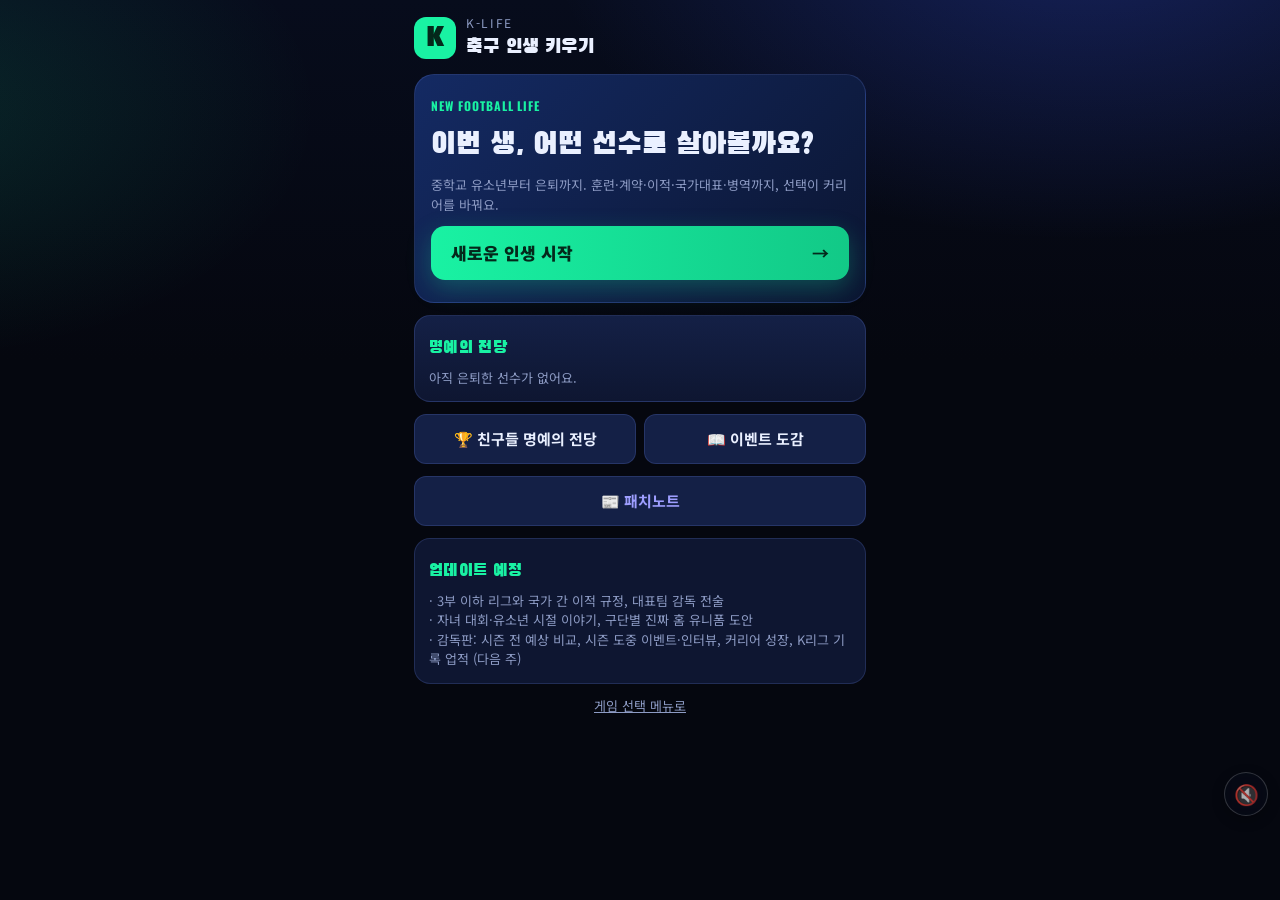
<file: player.html>
<!doctype html>
<html lang="ko">
<head>
<meta charset="utf-8">
<meta name="viewport" content="width=device-width, initial-scale=1, viewport-fit=cover">
<meta name="theme-color" content="#05070f">
<title>K-라이프 · 축구 인생 키우기</title>
<link rel="preconnect" href="https://fonts.googleapis.com">
<link rel="preconnect" href="https://fonts.gstatic.com" crossorigin>
<link rel="stylesheet" href="https://fonts.googleapis.com/css2?family=Black+Han+Sans&family=Oswald:wght@500;600;700&family=Noto+Sans+KR:wght@400;500;700&display=swap">
<link rel="stylesheet" href="css/life.css">
</head>
<body>
<div id="app" class="phone"></div>
<script src="js/data.js"></script>
<script src="js/data2026.js"></script>
<script src="js/data_cups.js"></script>
<script src="js/data_acl.js"></script>
<script src="js/data_afc_squads.js"></script>
<script src="js/data_attrs.js"></script>
<script src="js/data_attrs_lite.js"></script>
<script src="js/data_attrs_lite2.js"></script>
<script src="js/data_squads26.js"></script>
<script src="js/data_records.js"></script>
<script src="js/data_ratings.js"></script>
<script src="js/crests.js"></script>
<script src="js/roles.js"></script>
<script src="js/config.js"></script>
<script src="js/born.js"></script>
<script src="js/core.js"></script>
<script src="js/data_epl.js"></script>
<script src="js/data_leagues.js"></script>
<script src="js/life/engine.js"></script>
<script src="js/life/train.js"></script>
<script src="js/life/styles.js"></script>
<script src="js/life/nat.js"></script>
<script src="js/life/awards.js"></script>
<script src="js/life/events.js"></script>
<script src="js/life/events2.js"></script>
<script src="js/life/events3.js"></script>
<script src="js/life/events4.js"></script>
<script src="js/life/events_ucl.js"></script>
<script src="js/life/coach.js"></script>
<script src="js/life/fame.js"></script>
<script src="js/life/derby.js"></script>
<script src="js/life/reactions.js"></script>
<script src="js/life/epilogue.js"></script>
<script src="js/life/family.js"></script>
<script src="js/life/money.js"></script>
<script src="js/life/legends.js"></script>
<script src="js/patchnotes.js"></script>
<script src="js/bgm.js"></script>
<script src="js/hofview.js"></script>
<script src="js/life/ui.js"></script>
<script src="js/protect.js"></script>
</body>
</html>
</file>
<file: css/style.css>
/* K-레전드 38: FIFA(FUT) 스타일 다크 UI. 색은 맨 위 :root 변수에서 바꿀 수 있어요 */
html,body{margin:0}
*{box-sizing:border-box}
img{max-width:100%}
[hidden]{display:none!important}
:root{
  --bg0:#05070f;--bg1:#0a1226;--panel:#0e1631;--panel2:#142046;--line:rgba(120,150,255,.18);--line2:rgba(255,255,255,.08);
  --txt:#eaf0ff;--muted:#8d9bc4;--acc:#19f2a3;--acc-ink:#04281b;--acc2:#27d7ff;--gold:#ffcf4a;--red:#ff4f64;
  --win:#19f2a3;--draw:#8d9bc4;--loss:#ff4f64;
  --f-head:"Black Han Sans","Noto Sans KR",system-ui,sans-serif;
  --f-num:"Oswald","Noto Sans KR",system-ui,sans-serif;
  --f-body:"Noto Sans KR",system-ui,-apple-system,"Apple SD Gothic Neo","Malgun Gothic",sans-serif;
  color-scheme:dark;
}
body{background:var(--bg0);color:var(--txt);font-family:var(--f-body);font-size:15px;line-height:1.55;min-height:100vh;
  padding-top:env(safe-area-inset-top,0);padding-bottom:env(safe-area-inset-bottom,0)}
.bgfx{position:fixed;inset:0;z-index:-1;pointer-events:none;
  background:radial-gradient(900px 520px at 85% -8%,rgba(60,90,255,.28),transparent 60%),radial-gradient(700px 420px at -8% 12%,rgba(25,242,163,.14),transparent 60%),
  linear-gradient(180deg,#070c1c,#05070f 40%)}
.bgfx::after{content:"";position:absolute;inset:0;opacity:.5;
  background:repeating-linear-gradient(115deg,rgba(255,255,255,.025) 0 2px,transparent 2px 22px)}

/* 상단 바 */
.top{position:sticky;top:0;z-index:20;background:rgba(5,7,15,.82);backdrop-filter:blur(10px);border-bottom:1px solid var(--line)}
.top-in{max-width:1180px;margin:0 auto;padding:10px 16px;display:flex;align-items:center;gap:14px;flex-wrap:wrap}
.logo{font-family:var(--f-head);font-size:24px;letter-spacing:.02em;display:flex;align-items:baseline;gap:2px;line-height:1}
.logo .k{color:var(--acc);font-size:30px}.logo .l{color:var(--txt)}.logo b{margin-left:6px;font-weight:400;color:var(--gold);font-size:30px}
.season-badge{display:flex;align-items:center;gap:8px;font-family:var(--f-num);font-size:13px;color:var(--muted);margin-left:auto;
  background:linear-gradient(90deg,rgba(25,242,163,.14),rgba(39,215,255,.06));border:1px solid var(--line);padding:5px 12px;
  clip-path:polygon(8px 0,100% 0,calc(100% - 8px) 100%,0 100%)}
.season-badge b{font-size:20px;color:var(--acc);line-height:1}
.sb-k{letter-spacing:.14em}.sb-y{color:var(--txt)}
.chip{font:600 11px var(--f-num);letter-spacing:.06em;padding:2px 8px;border-radius:999px;background:rgba(255,255,255,.1);color:var(--txt)}
.chip.acl{background:linear-gradient(90deg,#27d7ff,#6d7bff);color:#06142b}
.best{font:500 12px var(--f-num);color:var(--muted);text-align:right}
.best strong{display:block;color:var(--txt);font-size:14px}

.wrap{max-width:1180px;margin:0 auto;padding:18px 16px 60px}

/* 패널 */
.panel{position:relative;background:linear-gradient(180deg,rgba(22,34,72,.82),rgba(11,18,40,.88));border:1px solid var(--line);
  border-radius:4px 22px 4px 22px;padding:16px;min-width:0;box-shadow:0 10px 40px rgba(0,0,0,.35)}
.panel::before{content:"";position:absolute;left:-1px;top:-1px;width:46px;height:3px;background:var(--acc);border-radius:0 0 3px 0}
.panel-h{display:flex;align-items:center;justify-content:space-between;gap:10px;flex-wrap:wrap;margin-bottom:12px}
.panel-h h2,section h2{font-family:var(--f-head);font-weight:400;font-size:22px;margin:0;letter-spacing:.02em}
.label{font:600 11px var(--f-num);letter-spacing:.14em;text-transform:uppercase;color:var(--muted)}
.hint{font-size:13px;color:var(--muted);margin:10px 0 0;min-height:1.5em}
.muted{color:var(--muted)}
.sec{font-family:var(--f-head);font-weight:400;font-size:17px;margin:18px 0 8px;color:var(--acc);letter-spacing:.03em}

/* 클럽 설정 줄 */
.clubbar{display:flex;flex-wrap:wrap;gap:14px 18px;align-items:flex-end;margin-bottom:18px}
.field{display:flex;flex-direction:column;gap:5px;min-width:0}
.inp{background:rgba(255,255,255,.06);border:1px solid var(--line);color:var(--txt);border-radius:8px;padding:8px 10px;font:500 14px var(--f-body);min-width:0;width:170px}
.inp:focus{outline:2px solid var(--acc);outline-offset:1px}
.toggle{display:inline-flex;align-items:center;gap:8px;font-size:13px;color:var(--muted);cursor:pointer;user-select:none;padding-bottom:8px}
.toggle input{accent-color:var(--acc);width:16px;height:16px}

/* 칩(세그먼트) */
.seg{display:inline-flex;flex-wrap:wrap;gap:4px}
.seg button{border:1px solid var(--line);background:rgba(255,255,255,.05);color:var(--muted);font:600 13px var(--f-num);letter-spacing:.03em;padding:6px 12px;
  border-radius:6px;cursor:pointer;transition:all .15s;white-space:nowrap}
.seg button:hover:not(:disabled){color:var(--txt);border-color:var(--acc)}
.seg button[aria-pressed="true"]{background:var(--acc);color:var(--acc-ink);border-color:var(--acc)}
.seg button:disabled{cursor:not-allowed;opacity:.4}

/* 버튼 */
.btnrow{display:flex;flex-wrap:wrap;gap:8px}
.btn{border:0;cursor:pointer;padding:11px 18px;font:700 14px var(--f-body);letter-spacing:.02em;color:var(--txt);background:rgba(255,255,255,.12);
  clip-path:polygon(10px 0,100% 0,calc(100% - 10px) 100%,0 100%);transition:filter .15s,transform .1s}
.btn:hover:not(:disabled){filter:brightness(1.15)}
.btn:active:not(:disabled){transform:translateY(1px)}
.btn.primary{background:linear-gradient(90deg,var(--acc),#13d38c);color:var(--acc-ink)}
.btn.go{background:linear-gradient(90deg,var(--gold),#ff9d2e);color:#2b1a00}
.btn.ghost{background:rgba(255,255,255,.08)}
.btn.small{padding:6px 12px;font-size:12px}
.btn.big{font-size:16px;padding:14px 26px}
.btn:disabled{opacity:.35;cursor:not-allowed}
.btn:focus-visible,.offer:focus-visible,.slot:focus-visible,.bslot:focus-visible{outline:3px solid var(--acc);outline-offset:2px}

.grid{display:grid;grid-template-columns:minmax(0,1.05fr) minmax(0,.95fr);gap:18px;align-items:start}
@media (max-width:900px){.grid{grid-template-columns:minmax(0,1fr)}.season-badge{margin-left:0}}

/* ===== FIFA 선수 카드 ===== */
.fcard{container-type:inline-size;position:relative;display:block;width:100%;aspect-ratio:5/7;text-align:center;overflow:hidden;
  clip-path:polygon(0 6%,50% 0,100% 6%,100% 86%,50% 100%,0 86%);
  background:var(--fc-bg);color:var(--fc-ink);font-family:var(--f-num);box-shadow:inset 0 0 0 1px rgba(255,255,255,.4)}
.fcard::after{content:"";position:absolute;inset:0;background:linear-gradient(115deg,transparent 35%,rgba(255,255,255,.35) 48%,transparent 60%);transform:translateX(-120%);pointer-events:none}
.offer:hover .fcard::after,.slot.can .fcard::after{transform:translateX(120%);transition:transform .8s}
.fc-ovr{position:absolute;left:11cqw;top:14cqw;font-size:27cqw;font-weight:700;line-height:1;letter-spacing:-.02em}
.fc-pos{position:absolute;left:11cqw;top:43cqw;font-size:11.5cqw;font-weight:600;letter-spacing:.05em}
.fc-art{position:absolute;right:5cqw;top:9cqw;width:62cqw;height:62cqw;opacity:.26}
.fc-art svg{width:100%;height:100%;fill:currentColor;display:block}
.fc-name{position:absolute;left:3cqw;right:3cqw;top:87cqw;font-family:var(--f-body);font-weight:700;font-size:clamp(7px,12.5cqw,17px);line-height:1.15;white-space:nowrap;overflow:hidden;text-overflow:ellipsis}
.fc-sub{position:absolute;left:3cqw;right:3cqw;top:107cqw;font-size:clamp(6px,8.5cqw,12px);font-weight:500;opacity:.78;white-space:nowrap;overflow:hidden;text-overflow:ellipsis}
.fc-badge{position:absolute;right:3cqw;top:3cqw;font:700 9cqw var(--f-num);padding:1cqw 3cqw;border-radius:999px;background:#0a1226;color:#fff;z-index:2}
.fc-badge.up{background:#19f2a3;color:#04281b}.fc-badge.down{background:#ff4f64;color:#fff}.fc-badge.gray{background:rgba(0,0,0,.65);color:#fff;font-size:8cqw}

.t-bronze{--fc-bg:linear-gradient(155deg,#e0aa72,#8f5d2d 58%,#5c3a1a);--fc-ink:#2b180a}
.t-silver{--fc-bg:linear-gradient(155deg,#f6f8fb,#b3bcc8 58%,#7b8695);--fc-ink:#18202c}
.t-gold{--fc-bg:linear-gradient(155deg,#fff2ae,#e6b84e 55%,#a87a1a);--fc-ink:#3a2706}
.t-elite{--fc-bg:linear-gradient(155deg,#34459a,#16205a 52%,#080e2c);--fc-ink:#ffe08a}
.t-icon{--fc-bg:linear-gradient(125deg,#fff7d1,#f4d878 32%,#ffffff 50%,#eac55c 68%,#fff3c4);--fc-ink:#4a3504;background-size:200% 200%;animation:holo 5s linear infinite}
.t-blind{--fc-bg:linear-gradient(155deg,#2a3563,#141b3d 60%,#0b1129);--fc-ink:#cdd8ff}
.fcard.empty{--fc-bg:rgba(255,255,255,.06);--fc-ink:rgba(255,255,255,.8);box-shadow:inset 0 0 0 1.5px rgba(255,255,255,.35)}
.fcard.empty .fc-ovr{left:0;right:0;top:44cqw;font-size:21cqw;opacity:.85}
.fcard.dim{filter:grayscale(.85) brightness(.5)}
.fcard.mine{box-shadow:inset 0 0 0 2.5px var(--acc)}
@keyframes holo{0%{background-position:0 50%}100%{background-position:200% 50%}}

/* ===== 경기장 ===== */
.pitch{position:relative;width:100%;aspect-ratio:68/88;border-radius:12px;overflow:hidden;container-type:inline-size;
  background:repeating-linear-gradient(180deg,#127a4a 0 11.11%,#0f6b41 11.11% 22.22%);box-shadow:inset 0 0 80px rgba(0,0,0,.45),0 0 0 1px rgba(255,255,255,.1)}
.pitch svg.lines{position:absolute;inset:0;width:100%;height:100%}
.pitch.mini{max-width:520px;margin:0 auto}
.slot{position:absolute;transform:translate(-50%,-50%);width:16.5%;min-width:48px;max-width:96px;background:none;border:0;padding:0;cursor:default;font-family:inherit;color:inherit;z-index:1}
.slot .fcard{filter:drop-shadow(0 3px 5px rgba(0,0,0,.5))}
.slot.can{cursor:pointer;z-index:3;animation:pulse 1s ease-in-out infinite;filter:drop-shadow(0 0 10px var(--acc))}
.slot.can .fcard.empty{--fc-bg:rgba(25,242,163,.28);--fc-ink:#fff}
.slot.target{filter:drop-shadow(0 0 12px var(--gold))}
@keyframes pulse{50%{transform:translate(-50%,-50%) scale(1.07)}}

.statbar{display:flex;align-items:center;gap:14px;margin-top:12px;flex-wrap:wrap}
.ovrbadge{display:flex;flex-direction:column;align-items:center;justify-content:center;width:70px;height:78px;color:#2b1a00;
  background:linear-gradient(160deg,#fff2ae,#e6b84e 60%,#a87a1a);clip-path:polygon(0 8%,50% 0,100% 8%,100% 82%,50% 100%,0 82%)}
.ovrbadge .n{font:700 30px/1 var(--f-num)}.ovrbadge .k{font:700 10px var(--f-num);letter-spacing:.2em}
.stats{display:grid;grid-template-columns:repeat(4,1fr);gap:8px;flex:1;min-width:220px}
.st{background:rgba(255,255,255,.05);border:1px solid var(--line2);border-radius:8px;padding:6px 10px}
.st .k{display:block;font:600 10px var(--f-num);letter-spacing:.14em;color:var(--muted);text-transform:uppercase}
.st b{font:700 18px var(--f-num)}

/* 후보석 */
.bench{margin-top:12px;border:1px solid var(--line2);background:rgba(255,255,255,.035);border-radius:12px;padding:10px 12px}
.benchlab{font:700 11px var(--f-num);letter-spacing:.14em;color:var(--muted);margin-bottom:8px;text-transform:uppercase}
.benchrow{display:grid;grid-template-columns:repeat(5,minmax(0,1fr));gap:8px}
.bslot{background:none;border:0;padding:0;font-family:inherit;color:inherit;cursor:default}
.bslot .fcard{filter:drop-shadow(0 2px 4px rgba(0,0,0,.5))}
.bslot.can{cursor:pointer;filter:drop-shadow(0 0 8px var(--acc))}
.bslot.target{filter:drop-shadow(0 0 10px var(--gold))}
.bslot:disabled{opacity:1}

/* 감독 */
.mgr{margin-top:12px}
.mgr.empty{border:1px dashed var(--line);border-radius:12px;padding:12px;color:var(--muted);font-size:13px}
.mcard{display:block;width:100%;text-align:left;font-family:inherit;color:var(--txt);background:linear-gradient(135deg,rgba(255,207,74,.12),rgba(255,255,255,.04));
  border:1px solid rgba(255,207,74,.35);border-radius:12px;padding:10px 12px}
.mcard.pick{cursor:pointer}.mcard.pick:hover{border-color:var(--gold);filter:brightness(1.1)}
.mc-top{display:flex;align-items:center;gap:8px}.mc-top b{flex:1;font-size:16px;min-width:0}
.mc-lab{font:700 10px var(--f-num);letter-spacing:.14em;background:var(--gold);color:#2b1a00;border-radius:4px;padding:2px 7px}
.mc-ovr{font:700 20px var(--f-num);color:var(--gold)}
.mc-note{font-size:12px;color:var(--muted);margin-top:2px}
.mc-tags{display:flex;flex-wrap:wrap;gap:6px;margin-top:6px}
.tg{font:500 11px var(--f-num);border:1px solid var(--line);border-radius:999px;padding:2px 9px;background:rgba(255,255,255,.05)}
.mc-fx{font:500 12px var(--f-num);color:var(--muted);margin-top:6px}

/* ===== 드래프트 데스크 ===== */
.reel{position:relative;overflow:hidden;border:1px solid var(--line);border-radius:14px;text-align:center;padding:20px 14px;margin:0 0 12px;
  background:radial-gradient(260px 120px at 50% 0,rgba(25,242,163,.22),transparent 70%),linear-gradient(160deg,#17265a,#0b1330)}
.reel::before{content:"";position:absolute;inset:0;background:linear-gradient(110deg,transparent 40%,rgba(255,255,255,.12) 50%,transparent 60%);transform:translateX(-100%)}
.reel.spin::before{animation:sweep .7s linear infinite}
@keyframes sweep{to{transform:translateX(100%)}}
.yearL{font:700 13px var(--f-num);letter-spacing:.2em;color:var(--acc);min-height:1.3em;text-transform:uppercase}
.reel .club{font-family:var(--f-head);font-size:clamp(26px,5vw,36px);line-height:1.15;margin-top:2px}
.eraL{font:500 13px var(--f-body);color:var(--muted);margin-top:4px;min-height:1.4em}
.reel.spin .club,.reel.spin .eraL{filter:blur(.8px);opacity:.75}
.offers{list-style:none;margin:14px 0 0;padding:0;display:grid;grid-template-columns:repeat(auto-fill,minmax(104px,1fr));gap:12px}
.offer-li{animation:deal .45s both;animation-delay:var(--d,0ms)}
@keyframes deal{from{opacity:0;transform:translateY(14px) scale(.92) rotateY(50deg)}to{opacity:1;transform:none}}
.offer{display:block;width:100%;background:none;border:0;padding:0;cursor:pointer;font-family:inherit;color:inherit;position:relative;transition:transform .15s,filter .15s}
.offer:hover:not(:disabled){transform:translateY(-4px) scale(1.03);filter:drop-shadow(0 6px 12px rgba(0,0,0,.5))}
.offer[aria-pressed="true"]{transform:translateY(-4px) scale(1.04);filter:drop-shadow(0 0 12px var(--acc))}
.offer:disabled{cursor:not-allowed}
.offer-pos{display:block;margin-top:4px;font:600 11px var(--f-num);color:var(--muted);letter-spacing:.04em}
.offers.mlist,.offers:has(.moffer){grid-template-columns:1fr}
.moffer{list-style:none}
.progress{display:flex;gap:3px;margin-top:14px}
.progress i{flex:1;height:5px;border-radius:3px;background:rgba(255,255,255,.12)}
.progress i.on{background:var(--acc)}.progress i.bn.on{background:var(--gold)}

/* 겨울 이적시장 */
.w-sec{border-top:1px solid var(--line2);padding-top:12px;margin-top:14px}
.w-sec:first-child{border-top:0;margin-top:0;padding-top:0}
.w-sec h3{font-family:var(--f-head);font-weight:400;font-size:17px;margin:0 0 6px;color:var(--acc)}
.devlist{display:flex;flex-wrap:wrap;gap:6px}
.dv{font-size:12px;border:1px solid var(--line2);border-radius:999px;padding:3px 10px;background:rgba(255,255,255,.04)}
.dv i{font:700 12px var(--f-num);font-style:normal}
.dv.up i{color:var(--acc)}.dv.down i{color:var(--red)}.dv.flat i{color:var(--muted)}
.swapbar{display:flex;flex-wrap:wrap;gap:8px;align-items:center;margin-top:10px;padding:10px 12px;border:1px solid var(--gold);border-radius:10px;background:rgba(255,207,74,.08)}
.swapbar span{flex:1;min-width:180px;font-weight:700}
.swaplog{margin:8px 0 0;padding-left:18px;font-size:13px;color:var(--muted)}

/* ===== 표 · 상대팀 ===== */
.tablewrap{overflow-x:auto}
.tbl{width:100%;border-collapse:collapse;font-size:13px}
.tbl th,.tbl td{padding:7px 8px;border-bottom:1px solid var(--line2);text-align:right;white-space:nowrap}
.tbl th{font:600 11px var(--f-num);letter-spacing:.1em;color:var(--muted);text-transform:uppercase}
.tbl td.t,.tbl th.t{text-align:left}
.tbl td.num{font-family:var(--f-num);font-variant-numeric:tabular-nums}
.tbl td.pts{font-weight:700;color:var(--gold)}
.tbl tr.me td{background:linear-gradient(90deg,rgba(25,242,163,.22),rgba(25,242,163,.05));font-weight:700}
.tbl tr.link{cursor:pointer}.tbl tr.link:hover td{background:rgba(255,255,255,.05)}
.tbl tr.cut td{border-bottom:2px dashed rgba(255,207,74,.5)}
.tbl td.on{font-weight:700;color:var(--gold);background:rgba(255,207,74,.1)}
.oppsum{margin:12px 0 6px;font:500 13px var(--f-body);color:var(--muted)}
.pos{display:inline-block;min-width:34px;text-align:center;font:700 11px var(--f-num);border-radius:5px;padding:2px 6px;color:#fff}
.pos.GK{background:#b7791f}.pos.DF{background:#2b6cb0}.pos.MF{background:#2f855a}.pos.FW{background:#c2412d}
.crest{display:inline-grid;place-items:center;width:var(--s,26px);height:var(--s,26px);border-radius:50%;font:700 11px var(--f-num);color:#fff;vertical-align:middle;margin-right:2px;
  background:linear-gradient(145deg,hsl(var(--h) 70% 52%),hsl(var(--h) 70% 30%));box-shadow:inset 0 0 0 1.5px rgba(255,255,255,.4)}

/* ===== 결과 ===== */
#results{margin-top:22px}
.hero{display:flex;flex-wrap:wrap;gap:16px;align-items:center;justify-content:space-between;
  background:radial-gradient(500px 200px at 0 0,rgba(25,242,163,.18),transparent 60%),linear-gradient(135deg,rgba(30,48,110,.9),rgba(10,16,38,.95))}
.verdict{font-family:var(--f-head);font-weight:400;font-size:clamp(26px,5vw,40px);line-height:1.1;margin:6px 0 4px}
.vsub{margin:0;color:var(--muted);font-size:14px}
.trophies{display:flex;gap:10px}
.trophy{width:78px;text-align:center;padding:10px 4px;border:1px solid var(--line);border-radius:12px;background:rgba(255,255,255,.04);opacity:.55}
.trophy.won{opacity:1;border-color:var(--gold);background:linear-gradient(180deg,rgba(255,207,74,.28),rgba(255,207,74,.06));box-shadow:0 0 22px rgba(255,207,74,.25)}
.tr-i{display:block;font-size:26px;line-height:1.1}.tr-n{display:block;font:700 12px var(--f-num);letter-spacing:.1em;margin-top:2px}
.tabs{display:flex;flex-wrap:wrap;gap:4px;margin:16px 0 0;border-bottom:1px solid var(--line)}
.tabs button{border:0;background:none;color:var(--muted);font:700 14px var(--f-body);padding:10px 16px;cursor:pointer;border-bottom:3px solid transparent;margin-bottom:-1px}
.tabs button[aria-pressed="true"]{color:var(--acc);border-bottom-color:var(--acc)}
.tabpane{background:linear-gradient(180deg,rgba(14,22,49,.85),rgba(8,12,28,.9));border:1px solid var(--line);border-top:0;border-radius:0 0 18px 18px;padding:16px}
.board{display:grid;grid-template-columns:repeat(auto-fit,minmax(130px,1fr));gap:10px;margin:0 0 14px}
.stat{background:rgba(255,255,255,.05);border:1px solid var(--line2);border-radius:10px;padding:10px 14px}
.stat .v{font:700 24px var(--f-num);line-height:1.2}.stat .k{font-size:12px;color:var(--muted)}
.comps{display:grid;grid-template-columns:repeat(auto-fit,minmax(240px,1fr));gap:10px}
.comp{border:1px solid var(--line2);border-radius:12px;padding:10px 12px;background:rgba(255,255,255,.035)}
.comp h4{margin:0 0 6px;font-family:var(--f-head);font-weight:400;font-size:16px;color:var(--gold)}
.comp p{margin:6px 0 0;font-size:13px}
.stages{display:flex;flex-direction:column;gap:3px}
.stg{font-size:12px;padding:3px 8px;border-radius:6px;background:rgba(255,255,255,.05);border-left:3px solid var(--draw)}
.stg.ok{border-left-color:var(--win)}.stg.no{border-left-color:var(--loss)}
.gtab{display:flex;flex-direction:column;gap:2px;margin-bottom:6px;font-size:12px}
.gtab .g.me{color:var(--acc);font-weight:700}
.form{display:flex;flex-wrap:wrap;gap:3px;margin-top:12px}
.form i{width:12px;height:12px;border-radius:3px}
.form i.W{background:var(--win)}.form i.D{background:var(--draw)}.form i.L{background:var(--loss)}
.newach{margin-top:14px;border:1px solid var(--gold);border-radius:12px;padding:10px 12px;background:rgba(255,207,74,.08)}
.newach h4{margin:0 0 8px;font-family:var(--f-head);font-weight:400;color:var(--gold)}
.matches{list-style:none;margin:10px 0 0;padding:0;display:grid;gap:5px;max-height:620px;overflow-y:auto}
.m{display:grid;grid-template-columns:38px 46px 38px minmax(0,1fr) auto;gap:8px;align-items:center;padding:7px 10px;border-radius:8px;background:rgba(255,255,255,.04);font-size:13px}
.m .r{font:600 11px var(--f-num);color:var(--muted)}
.m .ha{font:700 11px var(--f-num);color:var(--muted);white-space:nowrap}
.m .o{min-width:0}.m .o span{display:block;font-size:11px;color:var(--muted);white-space:nowrap;overflow:hidden;text-overflow:ellipsis}
.m .o span.cdl{color:#f0b34a}
.cp{font:700 10px var(--f-num);letter-spacing:.06em;text-align:center;border-radius:4px;padding:2px 0;color:#04281b}
.cp.lg{background:var(--acc)}.cp.fa{background:#ff8a5c}.cp.acl{background:var(--acc2)}
.m .sc{font:700 15px var(--f-num);padding:3px 10px;border-radius:6px;color:#04120c;min-width:60px;text-align:center}
.sc.W{background:var(--win)}.sc.D{background:var(--draw)}.sc.L{background:var(--loss);color:#fff}
.derbies{margin-top:12px;font-size:13px;color:var(--muted)}.derbies h4{margin:0 0 4px;color:var(--txt)}.derbies p{margin:2px 0}
.awards{display:grid;grid-template-columns:repeat(auto-fit,minmax(130px,1fr));gap:14px}
.award{text-align:center}
.aw-t{font:700 11px var(--f-num);letter-spacing:.14em;color:var(--gold);margin-bottom:6px;text-transform:uppercase}
.award .fcard{max-width:132px;margin:0 auto;filter:drop-shadow(0 5px 10px rgba(0,0,0,.5))}
.aw-l{font:500 12px var(--f-num);color:var(--muted);margin-top:6px}
.aw-coach{font-family:var(--f-head);font-size:22px;margin:30px 0 4px}
.sbar{display:block;width:70px;height:6px;border-radius:3px;background:rgba(255,255,255,.12);overflow:hidden}
.sbar i{display:block;height:100%;background:var(--win)}.sbar i.low{background:var(--loss)}
.share img{width:100%;max-width:420px;border-radius:12px;border:1px solid var(--line);display:block;margin-top:10px}

/* 배지 · 업적 */
.ach-grid{display:grid;grid-template-columns:repeat(auto-fill,minmax(160px,1fr));gap:10px}
.badge{display:flex;flex-direction:column;gap:2px;border-radius:12px;padding:10px 12px;border:1px solid var(--line2);background:rgba(255,255,255,.04);position:relative}
.badge i{font-style:normal;font-size:22px;line-height:1.1}
.badge b{font-size:14px}.badge small{font-size:11px;color:var(--muted);line-height:1.35}
.badge.bronze{border-color:#b9824a;background:linear-gradient(160deg,rgba(185,130,74,.25),rgba(255,255,255,.03))}
.badge.silver{border-color:#cdd6e2;background:linear-gradient(160deg,rgba(205,214,226,.22),rgba(255,255,255,.03))}
.badge.gold{border-color:var(--gold);background:linear-gradient(160deg,rgba(255,207,74,.28),rgba(255,255,255,.03))}
.badge.locked{filter:grayscale(1);opacity:.45}
.newach .badge{display:inline-flex;margin:0 8px 8px 0}

/* 친구 기록 · 맞대결 */
.lb{list-style:none;margin:10px 0 0;padding:0;display:grid;gap:5px}
.lbrow{display:grid;grid-template-columns:28px minmax(0,1fr) auto auto auto;gap:10px;align-items:center;padding:9px 12px;border-radius:8px;background:rgba(255,255,255,.04);font-size:13px}
.lbn{font:700 13px var(--f-num);color:var(--muted)}
.lbw{font-weight:700;min-width:0;overflow:hidden;text-overflow:ellipsis;white-space:nowrap}
.lbw small{display:block;font-weight:500;color:var(--muted);font-size:11px;overflow:hidden;text-overflow:ellipsis}
.lbr{font:500 12px var(--f-num);color:var(--muted);white-space:nowrap}
.lbp{font:700 16px var(--f-num);color:var(--gold)}
.lba{display:flex;flex-direction:column;align-items:flex-end;gap:2px}.lba small{font:500 11px var(--f-num);color:var(--muted)}
@media (max-width:620px){.lbrow{grid-template-columns:24px minmax(0,1fr) auto auto}.lbr{display:none}}
.duel{margin-top:14px;border:1px solid var(--line);border-radius:14px;padding:14px;background:rgba(255,255,255,.035)}
.duel-head{display:grid;grid-template-columns:1fr auto 1fr;gap:10px;align-items:center;margin:8px 0 12px;text-align:center}
.duel-side{background:rgba(255,255,255,.05);border-radius:12px;padding:10px;min-width:0}
.duel-side b{display:block;overflow:hidden;text-overflow:ellipsis;white-space:nowrap}
.duel-ovr{font:700 36px var(--f-num);color:var(--gold);line-height:1.1}
.duel-side small{color:var(--muted);font-size:11px}
.duel-vs{font:700 22px var(--f-head);color:var(--acc)}
.duel-out{margin-top:12px;display:grid;gap:8px}
.duel-leg{display:grid;gap:2px;padding:8px 10px;border-radius:8px;background:rgba(255,255,255,.05)}
.dl-t{font:700 11px var(--f-num);letter-spacing:.14em;color:var(--muted)}.dl-s{font:700 16px var(--f-num)}.dl-g{font-size:12px;color:var(--muted)}
.duel-final{display:flex;flex-direction:column;gap:2px;padding:12px;border-radius:10px;font-size:14px}
.duel-final.win{background:rgba(25,242,163,.16);border:1px solid var(--win)}
.duel-final.lose{background:rgba(255,79,100,.14);border:1px solid var(--loss)}
.duel-final b{font:700 20px var(--f-num)}

footer{margin-top:36px;font-size:12px;color:var(--muted);max-width:80ch}
@media (prefers-reduced-motion: reduce){.slot.can,.t-icon,.reel.spin::before,.offer-li{animation:none}*{transition:none!important}}
@media (max-width:520px){
  .stats{grid-template-columns:repeat(2,1fr)}
  .m{grid-template-columns:34px 40px minmax(0,1fr) auto}.m .ha{display:none}
  .trophy{width:64px}
  .inp{width:140px}
}

/* 모바일에서도 경기장 카드 글자가 읽히도록 최소 크기 보장 */
.slot{min-width:54px}
.pitch .fc-name{font-size:max(8.5px,12.5cqw)}
.pitch .fc-sub{font-size:max(6.5px,8.5cqw)}
.bench .fc-name{font-size:max(8px,12.5cqw)}

/* K리그2 · 승강 */
.chip.lg1{background:linear-gradient(90deg,#19f2a3,#13d38c);color:#04281b}
.chip.lg2{background:linear-gradient(90deg,#ffcf4a,#ff9d2e);color:#2b1a00}
.seg .divtab{margin-right:6px}
.seg .teamtab{display:inline-flex;align-items:center;gap:4px}
.tbl tr.up td{box-shadow:inset 3px 0 0 var(--win)}
.tbl tr.po td{box-shadow:inset 3px 0 0 var(--gold)}
.tbl tr.down td{box-shadow:inset 3px 0 0 var(--loss)}
.promo{font-weight:700}
.promo.relegated,.promo.po_failed{color:var(--red)}
.promo.promoted,.promo.po_promoted,.promo.po_stay{color:var(--win)}
.cp.po{background:#c9a0ff}
.reel-crest{display:flex;justify-content:center;margin-bottom:6px}.reel-crest:empty{display:none}
/* 엠블럼 이미지가 있을 때 */
.crest.img{background:none;box-shadow:none}
.crest img{width:100%;height:100%;object-fit:contain;display:block}

/* 경기 로그 */
.m.clickable{cursor:pointer;transition:background .15s}
.m.clickable:hover{background:rgba(255,255,255,.08)}
.m.open{background:rgba(25,242,163,.1);box-shadow:inset 3px 0 0 var(--acc)}
.mlog-li{list-style:none;margin:-2px 0 4px}
.mlog{border:1px solid var(--line);border-radius:12px;padding:12px;background:linear-gradient(180deg,rgba(18,28,60,.9),rgba(8,12,28,.95))}
.ml-head{text-align:center;margin-bottom:10px}
.ml-t{font:600 11px var(--f-num);letter-spacing:.12em;color:var(--muted)}
.ml-score{font-family:var(--f-head);font-size:clamp(18px,3.4vw,26px);margin-top:2px}
.ml-stats{display:grid;gap:5px;margin:8px 0 12px}
.ml-st{display:grid;grid-template-columns:44px 1fr 120px 44px;gap:8px;align-items:center;font:600 13px var(--f-num)}
.ml-st b:last-child{text-align:right}
.ml-sn{text-align:center;font:500 12px var(--f-body);color:var(--muted)}
.ml-bar{height:6px;border-radius:3px;background:var(--loss);overflow:hidden;display:block;grid-column:3}
.ml-bar i{display:block;height:100%;background:var(--acc)}
.ml-st{grid-template-columns:44px 56px 1fr 44px}
.ml-lu{margin-bottom:10px}.ml-chips{display:flex;flex-wrap:wrap;gap:5px;margin-top:5px}
.ml-chips .chip{background:rgba(255,255,255,.07);font:500 12px var(--f-body);letter-spacing:0}
.tlist{list-style:none;margin:0;padding:0;display:grid;gap:3px}
.tl{display:grid;grid-template-columns:1fr 62px 1fr;gap:8px;align-items:center;font-size:13px;padding:3px 4px;border-radius:6px}
.tl .tl-m{font:700 12px var(--f-num);text-align:center;color:var(--muted);background:rgba(255,255,255,.06);border-radius:999px;padding:1px 0}
.tl.s-me .tl-x:first-child{text-align:right}
.tl.k-mark{grid-template-columns:62px 1fr;background:rgba(255,255,255,.05);color:var(--muted)}
.tl.k-mark .tl-m{background:none}
.tl.k-goal.s-me{background:linear-gradient(90deg,rgba(25,242,163,.22),transparent);font-weight:700}
.tl.k-goal.s-opp{background:linear-gradient(270deg,rgba(255,79,100,.22),transparent);font-weight:700}
.tl.k-red{color:#ff8a96;font-weight:700}
.tl.k-injury{color:#f0b34a}
.tl.k-save,.tl.k-miss,.tl.k-post,.tl.k-chance{color:var(--muted)}
.tl.k-pkgoal,.tl.k-pkmiss{grid-template-columns:1fr 62px 1fr}
@media (max-width:520px){.tl{grid-template-columns:1fr 50px 1fr;font-size:12px}.ml-st{grid-template-columns:38px 50px 1fr 38px}}

/* 친구 맞대결 로그 */
.duel-leg.clickable{cursor:pointer;transition:background .15s}
.duel-leg.clickable:hover,.duel-leg.open{background:rgba(25,242,163,.1)}
.duel-log{margin:-2px 0 6px}

/* 선수 상세 모달 (FM 스타일 능력치) */
.offer-li{position:relative}
.info-btn{position:absolute;top:-4px;left:-4px;z-index:4;width:22px;height:22px;border-radius:50%;border:1px solid var(--line);background:rgba(8,12,28,.9);color:var(--acc);font:700 13px var(--f-body);cursor:pointer;line-height:1;padding:0}
.info-btn:hover{background:var(--acc);color:var(--acc-ink)}
.info-dot{position:absolute;top:-3px;left:-3px;z-index:5;width:16px;height:16px;border-radius:50%;background:rgba(8,12,28,.9);border:1px solid var(--line);color:var(--acc);font:700 10px/14px var(--f-num);text-align:center;cursor:pointer}
.slot,.bslot{position:relative}
.slot{position:absolute}
.modal{position:fixed;inset:0;z-index:100;background:rgba(2,4,12,.78);backdrop-filter:blur(4px);display:flex;align-items:center;justify-content:center;padding:14px}
.m-box{position:relative;width:min(860px,100%);max-height:92vh;overflow-y:auto;border:1px solid var(--line);border-radius:6px 22px 6px 22px;padding:18px;
  background:linear-gradient(180deg,#111c42,#080d22);box-shadow:0 20px 70px rgba(0,0,0,.6)}
.m-x{position:absolute;top:10px;right:12px;border:0;background:rgba(255,255,255,.1);color:var(--txt);width:30px;height:30px;border-radius:50%;cursor:pointer;font-size:14px}
.m-head{display:flex;gap:16px;flex-wrap:wrap;align-items:flex-start}
.m-card{width:132px;flex:none}
.m-info{flex:1;min-width:220px}
.m-info h3{font-family:var(--f-head);font-weight:400;font-size:24px;margin:0 0 6px}
.m-line{margin:2px 0;font-size:13px;color:var(--muted)}
.m-traits{display:flex;flex-wrap:wrap;gap:6px;margin-top:8px}
.m-warn{margin:10px 0 0;font-size:12px;color:#f0b34a}
.attr-grid{display:grid;grid-template-columns:repeat(auto-fit,minmax(230px,1fr));gap:16px;margin-top:16px}
.attr-col h4{margin:0 0 6px;font-family:var(--f-head);font-weight:400;font-size:15px;color:var(--acc)}
.attr{display:grid;grid-template-columns:96px 1fr 28px;gap:8px;align-items:center;font-size:12px;padding:2px 0}
.a-l{color:var(--muted);white-space:nowrap;overflow:hidden;text-overflow:ellipsis}
.a-bar{height:5px;border-radius:3px;background:rgba(255,255,255,.1);overflow:hidden;display:block}
.a-bar i{display:block;height:100%}
.a-v{font:700 13px var(--f-num);text-align:right}
.attr.t-s .a-bar i{background:#27d7ff}.attr.t-s .a-v{color:#27d7ff}
.attr.t-a .a-bar i{background:var(--win)}.attr.t-a .a-v{color:var(--win)}
.attr.t-b .a-bar i{background:#d8c14a}.attr.t-b .a-v{color:#d8c14a}
.attr.t-c .a-bar i{background:#8d9bc4}.attr.t-c .a-v{color:#8d9bc4}
.attr.t-d .a-bar i{background:#ff7b5c}.attr.t-d .a-v{color:#ff7b5c}
td.plink{cursor:pointer}td.plink:hover{color:var(--acc);text-decoration:underline}

/* 선수 얼굴 사진 */
.fc-art.face{opacity:1;right:2cqw;top:6cqw;width:68cqw;height:68cqw;overflow:hidden}
.fc-art.face img{width:100%;height:100%;object-fit:cover;object-position:50% 14%;display:block;-webkit-mask-image:linear-gradient(#000 74%,transparent);mask-image:linear-gradient(#000 74%,transparent)}

/* 친구 라인업 보기 */
.lineup-slot{cursor:pointer}
.lineup-pos{display:block;font-size:10px;opacity:.85;margin-top:2px}
.lineup-bench{display:grid;grid-template-columns:repeat(auto-fill,minmax(78px,92px));gap:8px;margin:8px 0}
.lineup-bench .fcard{cursor:pointer}
.m-note{color:#9fd3ff;font-size:12px;margin:6px 0}

/* 경기 평점 */
.chip .rt{margin-left:6px;padding:0 5px;border-radius:6px;background:rgba(255,255,255,.14);font-size:11px}
.chip .rt.hi{background:#1f9d55;color:#fff}.chip .rt.lo{background:#b4403a;color:#fff}
.chip .mom{margin-left:5px;font-style:normal;font-size:10px;font-weight:700;color:#111;background:var(--gold,#f3c34a);padding:0 4px;border-radius:5px}
.tbl td.rt.hi{color:#4ade80;font-weight:700}.tbl td.rt.lo{color:#f87171}

/* 저장 · 불러오기 */
.save-list{display:grid;gap:8px;margin:10px 0}
.save-row{display:flex;gap:10px;align-items:center;justify-content:space-between;flex-wrap:wrap;padding:10px;border:1px solid var(--line);border-radius:10px;background:rgba(255,255,255,.04)}
.save-info{display:grid;gap:2px;min-width:0}.save-info small{opacity:.75}
.save-act{display:flex;gap:6px}.save-file{display:flex;gap:8px;margin:8px 0}

/* 선수 역할 */
.slot .role-chip{position:absolute;left:50%;bottom:-9px;transform:translateX(-50%);max-width:112%;white-space:nowrap;overflow:hidden;text-overflow:ellipsis;font-size:9px;line-height:1;padding:2px 5px;border-radius:7px;background:rgba(0,0,0,.72);color:#cfe3d6;border:1px solid rgba(255,255,255,.18);cursor:pointer;z-index:3}
.slot .role-chip.set{background:#1f6f43;color:#fff;border-color:#4ade80}
.role-list{display:grid;gap:6px;margin-top:8px;max-height:60vh;overflow:auto}
.role-row{display:grid;gap:3px;text-align:left;padding:9px 11px;border:1px solid var(--line);border-radius:10px;background:rgba(255,255,255,.04);color:inherit;cursor:pointer;font:inherit}
.role-row:hover{border-color:#4ade80}.role-row.on{border-color:#4ade80;background:rgba(74,222,128,.12)}
.role-desc{font-size:12px;opacity:.8}.role-tags{display:flex;gap:4px;flex-wrap:wrap}
.role-tags i{font-style:normal;font-size:10.5px;padding:1px 6px;border-radius:6px;background:rgba(255,255,255,.1)}
.role-tags i.warn{background:#7a4a12;color:#ffd9a0}
.role-note{margin-top:14px;display:grid;gap:3px;font-size:12px}
.role-note .rn-sum{font-weight:700;margin-bottom:2px}.role-note .ok{color:#4ade80}.role-note .bad{color:#fbbf24}

/* 감독 계약서 */
.contract{max-width:460px}
.contract .c-kicker{display:block;font-weight:800;letter-spacing:.12em;color:#4ea3ff;font-size:11px}
.contract .c-title{white-space:pre-line;font-size:24px;line-height:1.25;margin:6px 0 4px}
.c-pad{position:relative;margin:12px 0 6px;border-radius:14px;border:1.5px solid rgba(160,180,220,.5);background:#fff;overflow:hidden}
.c-pad canvas{display:block;width:100%;height:auto;cursor:crosshair}
.c-pad .c-line{position:absolute;left:6%;right:6%;bottom:22%;height:1px;background:#e1e6ef}
.c-cap{font-size:12px;opacity:.8;margin:2px 0 8px}.c-row{display:grid;grid-template-columns:1fr 1fr;gap:8px;margin-bottom:10px}
.hero-sign{display:block;height:44px;width:auto;max-width:180px;background:#fff;border-radius:8px;padding:2px 8px;margin-bottom:8px}

/* 팬 반응 · 기자회견 */
.rep-bars{display:grid;gap:5px;margin:8px 0}.rep-row{display:grid;grid-template-columns:78px 1fr 28px;gap:8px;align-items:center;font-size:12px}
.rep-bar{height:7px;border-radius:5px;background:rgba(255,255,255,.12);overflow:hidden}.rep-bar i{display:block;height:100%;background:#5aa7ff}.rep-bar i.hi{background:#4ade80}.rep-bar i.lo{background:#f87171}
.press-who{font-size:12px;opacity:.75;margin:6px 0 0}.press-q{font-size:18px;line-height:1.45;margin:2px 0 10px}
.press-ans{display:grid;gap:7px;margin-top:10px}.press-a{text-align:left;padding:11px 13px;border:1px solid var(--line);border-radius:10px;background:rgba(255,255,255,.05);color:inherit;font:inherit;cursor:pointer;line-height:1.4}.press-a:hover{border-color:#5aa7ff;background:rgba(90,167,255,.1)}
.fans-panel{margin-top:18px}.fans-goal{font-weight:700;margin:4px 0}.fans-goal.ok{color:#4ade80}.fans-goal.bad{color:#f87171}
.fans-list{display:grid;gap:7px;margin:10px 0}.fan-post{padding:9px 11px;border-radius:10px;border:1px solid var(--line);border-left-width:4px;background:rgba(255,255,255,.04)}
.fan-post.tp{border-left-color:#4ade80}.fan-post.tn{border-left-color:#f87171}.fan-post.tz{border-left-color:#94a3b8}
.fan-who{font-size:11px;opacity:.7;margin-bottom:2px}.fan-txt{font-size:13px;line-height:1.45}
.ml-fans{margin:10px 0 2px;display:grid;gap:3px;font-size:12px}.mf-line{opacity:.9}

/* ---- 사진은 작게: 능력치(OVR)와 포지션이 가려지지 않게 오른쪽 위에만 ---- */
.fc-art.face{right:3cqw;top:11cqw;width:44cqw;height:44cqw;border-radius:6px}
.fc-art.face img{object-position:50% 12%}
/* ---- 역할 칩: 글자를 키우고 화살표로 눌러서 바꾼다는 걸 알려줘요 ---- */
.slot .role-chip{font-size:12px;font-weight:700;padding:4px 9px 4px 10px;bottom:-13px;max-width:128%;border-color:rgba(255,255,255,.45);background:rgba(8,14,26,.88);color:#e8f2ec;box-shadow:0 1px 4px rgba(0,0,0,.4)}
.slot .role-chip::after{content:" ▾";font-size:11px;opacity:.85}
.slot .role-chip.set{background:#1f7a49;color:#fff;border-color:#6cf0a0}
.slot .role-chip:hover,.slot .role-chip:focus-visible{background:#2c4a7a;border-color:#8ab8ff;outline:none}

.role-rec{margin:6px 0 2px;padding:8px 10px;border-radius:10px;background:rgba(245,181,61,.14);color:#f5d487;font-size:12.5px}
.role-row.on b,.role-row b{display:block}
.slot .role-chip{max-width:160%}

.m-lite{display:grid;grid-template-columns:repeat(2,1fr);gap:4px 14px;margin:6px 0}.m-lite .ml-i{display:flex;justify-content:space-between;font-size:12.5px;border-bottom:1px dashed rgba(255,255,255,.15);padding:2px 0}.m-lite b.s{color:#ffd24a}.m-lite b.a{color:#4ade80}.m-lite b.b{color:#9fd3ff}.m-lite b.c{color:#cbd5e1}.m-lite b.d{color:#f87171}

/* 주장단 */
.cap-btn{margin-bottom:6px}.cap-badge{position:absolute;top:-6px;right:-4px;z-index:4;font-size:11px;font-weight:900;width:20px;height:20px;border-radius:50%;display:grid;place-items:center;border:2px solid #fff;color:#111}.cap-badge.C{background:#f5c542}.cap-badge.V{background:#cfd8e3}
.cap-list{display:grid;gap:6px;max-height:55vh;overflow:auto;margin-top:8px}.cap-row{display:grid;grid-template-columns:34px 1fr auto auto auto;gap:6px;align-items:center;padding:6px 8px;border:1px solid var(--line,#2a3550);border-radius:10px;font-size:13px}.cap-row.on{border-color:#f5c542;background:rgba(245,197,66,.1)}.cap-row small{grid-column:2;opacity:.7}.cap-row em{font-style:normal;color:#9fd3ff;font-size:12px;grid-column:3}.cap-row .btn{grid-row:1 / span 2}.cap-sum{margin:8px 0 2px;font-weight:700;color:#f5d487}

/* 초청경기 */
.inv-list{display:grid;gap:8px}.inv-row{display:flex;align-items:center;gap:10px;padding:10px 12px;border:1px solid var(--line);border-radius:12px;background:rgba(255,255,255,.03)}
.inv-info{flex:1;min-width:0;display:grid}.inv-info small{color:var(--muted);font-size:12px}.inv-log{display:grid;gap:4px;margin:8px 0;font-size:14px}.inv-log .opp{color:var(--muted)}

/* 겨울 이적: 일괄 교체 바 — 모바일에서 스크롤해도 화면 아래에 붙어 있어요 */
.swapbar{position:sticky;bottom:calc(8px + env(safe-area-inset-bottom,0));z-index:15;background:rgba(10,18,38,.96);border:1px solid var(--line);border-radius:14px;padding:10px;display:flex;flex-wrap:wrap;gap:8px;align-items:center;box-shadow:0 -6px 20px rgba(0,0,0,.4)}
.swapbar .btn{min-height:44px}.swapbar.queue{display:grid}.swapbar .qrow{display:flex;gap:8px;align-items:center;justify-content:space-between;font-size:13px}

.swaplog li{font-size:13px}
</file>
<file: css/life.css>
/* K-라이프 (선수 키우기) — 모바일 우선 다크 UI. 감독 버전(style.css)과 같은 색을 써요 */
:root{
  --bg0:#05070f;--bg1:#0a1226;--panel:#0e1631;--panel2:#142046;--line:rgba(120,150,255,.18);--line2:rgba(255,255,255,.08);
  --txt:#eaf0ff;--muted:#8d9bc4;--acc:#19f2a3;--acc-ink:#04281b;--acc2:#27d7ff;--gold:#ffcf4a;--red:#ff4f64;--blue:#6aa8ff;
  --f-head:"Black Han Sans","Noto Sans KR",system-ui,sans-serif;--f-num:"Oswald","Noto Sans KR",system-ui,sans-serif;
  --f-body:"Noto Sans KR",system-ui,-apple-system,"Apple SD Gothic Neo","Malgun Gothic",sans-serif;
  --nav:62px;color-scheme:dark;
}
*{box-sizing:border-box;margin:0;padding:0;-webkit-tap-highlight-color:transparent}
html{min-height:100%;background:var(--bg0)}
body{background:radial-gradient(900px 520px at 85% -8%,rgba(60,90,255,.28),transparent 60%),radial-gradient(700px 420px at -8% 12%,rgba(25,242,163,.12),transparent 60%),linear-gradient(180deg,#070c1c,#05070f 40%);
  background-attachment:fixed;color:var(--txt);font:15px/1.5 var(--f-body);min-height:100dvh;display:flex;justify-content:center;align-items:flex-start;
  padding-top:env(safe-area-inset-top,0)}
button{font:inherit;color:inherit;cursor:pointer;touch-action:manipulation;border:0;background:none}
input,select{font:inherit;font-size:16px;color:var(--txt)}
[hidden]{display:none!important}
.phone{width:100%;max-width:480px;min-height:100dvh;position:relative;padding-bottom:calc(var(--nav) + 96px + env(safe-area-inset-bottom,0))}
.phone.nonav{padding-bottom:calc(96px + env(safe-area-inset-bottom,0))}
b{font-weight:700}small{font-size:12px}em{font-style:normal}

/* 상단 */
.top{position:sticky;top:0;z-index:20;display:flex;align-items:center;gap:10px;padding:10px 14px;background:rgba(5,7,15,.86);backdrop-filter:blur(10px);border-bottom:1px solid var(--line)}
.ibtn{width:40px;height:40px;border-radius:12px;background:var(--panel2);border:1px solid var(--line);display:grid;place-items:center;text-decoration:none;color:var(--txt);font-size:18px}
.who{flex:1;min-width:0;display:flex;flex-direction:column;line-height:1.25}.who b{font-size:16px;white-space:nowrap;overflow:hidden;text-overflow:ellipsis}.who small{color:var(--muted)}
.ovr{display:flex;align-items:baseline;gap:5px}.ovr small{color:var(--muted);font-weight:700}.ovr b{font-family:var(--f-num);font-size:30px;color:var(--acc);line-height:1}
.emb{--s:40px;--h:200;width:var(--s);height:var(--s);border-radius:50%;display:inline-grid;place-items:center;flex:none;position:relative;overflow:hidden;
  background:hsl(var(--h) 55% 32%);border:2px solid rgba(255,255,255,.18);font-size:calc(var(--s)*.34);font-weight:900}
.emb i{font-style:normal}.emb img{position:absolute;inset:3px;width:calc(100% - 6px);height:calc(100% - 6px);object-fit:contain;background:#fff;border-radius:50%}

/* 하단 탭 */
.nav{position:fixed;left:50%;transform:translateX(-50%);bottom:0;width:100%;max-width:480px;height:calc(var(--nav) + env(safe-area-inset-bottom,0));padding-bottom:env(safe-area-inset-bottom,0);
  z-index:30;display:grid;grid-template-columns:repeat(4,1fr);background:rgba(8,12,28,.96);backdrop-filter:blur(12px);border-top:1px solid var(--line)}
.nav button{display:flex;flex-direction:column;align-items:center;justify-content:center;gap:2px;color:var(--muted);font-size:11px;font-weight:700}
.nav button span{font-size:20px;line-height:1}.nav button.on{color:var(--acc)}

/* 본문 */
.body{padding:14px 14px 0;display:grid;gap:12px;align-content:start}
.kick{color:var(--acc);font-weight:800;font-size:12px;letter-spacing:.08em;font-family:var(--f-num)}
h1{font-family:var(--f-head);font-weight:400;font-size:30px;line-height:1.2}
h2{font-family:var(--f-head);font-weight:400;font-size:24px;line-height:1.25}
h3{font-size:15px}.sec{font-family:var(--f-head);font-weight:400;font-size:17px;color:var(--acc);margin:6px 0 -4px;letter-spacing:.02em}
.muted{color:var(--muted);font-size:13px}.c{text-align:center}.mt{margin-top:6px}
.card{background:linear-gradient(180deg,var(--panel2),var(--panel));border:1px solid var(--line);border-radius:16px;padding:14px;display:grid;gap:10px}
.card.flat{background:var(--panel)}
.row{display:flex;align-items:center;gap:12px}.row>.grow{flex:1;min-width:0}
.two{display:grid;grid-template-columns:1fr 1fr;gap:8px}.three{display:grid;grid-template-columns:repeat(3,1fr);gap:8px}.four{display:grid;grid-template-columns:repeat(4,1fr);gap:8px}
.stat{background:rgba(255,255,255,.04);border:1px solid var(--line2);border-radius:12px;padding:9px 6px;text-align:center}
.stat small{display:block;color:var(--muted)}.stat b{font-family:var(--f-num);font-size:20px}
.pill{display:inline-block;padding:3px 10px;border-radius:999px;font-size:12px;font-weight:700;background:rgba(255,255,255,.08);color:var(--txt)}
.pill.gold{background:rgba(255,207,74,.16);color:var(--gold)}.pill.acc{background:rgba(25,242,163,.16);color:var(--acc)}.pill.red{background:rgba(255,79,100,.16);color:var(--red)}
.pills{display:flex;flex-wrap:wrap;gap:6px}
.note{padding:10px 12px;border-radius:12px;background:rgba(39,215,255,.08);border:1px solid rgba(39,215,255,.25);font-size:13px}
.note.warn{background:rgba(255,79,100,.08);border-color:rgba(255,79,100,.3)}.note.good{background:rgba(25,242,163,.08);border-color:rgba(25,242,163,.3)}

/* 버튼 */
.cta{position:fixed;left:50%;transform:translateX(-50%);width:calc(100% - 28px);max-width:452px;z-index:25;bottom:calc(var(--nav) + 12px + env(safe-area-inset-bottom,0))}
.nonav .cta,.cta.nonavbar{bottom:calc(12px + env(safe-area-inset-bottom,0))}
.big{width:100%;min-height:54px;border-radius:14px;background:linear-gradient(90deg,var(--acc),#12c987);color:var(--acc-ink);font-weight:900;font-size:17px;display:flex;align-items:center;justify-content:space-between;padding:0 20px;box-shadow:0 8px 24px rgba(25,242,163,.25)}
.big:disabled{background:#1a2547;color:var(--muted);box-shadow:none;border:1px solid var(--line)}.big.alt{background:var(--panel2);color:var(--txt);border:1px solid var(--line);box-shadow:none}
.wide{width:100%;min-height:50px;border-radius:12px;background:var(--panel2);border:1px solid var(--line);font-weight:700}.wide.red{color:var(--red);border-color:rgba(255,79,100,.35)}
.ghost{min-height:46px;border-radius:12px;border:1px solid var(--line);font-weight:700;padding:0 14px;color:var(--txt)}.ghost:disabled{opacity:.4}
.lnk{color:var(--muted);text-decoration:underline;font-size:13px}

/* 선택 칩/옵션 */
.chips{display:flex;flex-wrap:wrap;gap:8px}
.chips button{min-height:44px;padding:0 14px;border-radius:12px;background:rgba(255,255,255,.05);border:1px solid var(--line);font-weight:700}
.chips button.on{background:rgba(25,242,163,.14);border-color:var(--acc);color:var(--acc)}
.opt{width:100%;text-align:left;padding:12px 14px;border-radius:14px;background:rgba(255,255,255,.04);border:1px solid var(--line);display:grid;gap:2px}
.opt b{font-size:15px}.opt small{color:var(--muted);font-size:12.5px}.opt.on{border-color:var(--acc);background:rgba(25,242,163,.1)}.opt.dis{opacity:.45}
.opt .tp{color:var(--gold);font-size:12px;font-weight:700}
.lab{font-weight:700;font-size:13px;color:var(--muted)}
input[type=text],input[type=number],select{width:100%;min-height:48px;padding:0 14px;border-radius:12px;border:1px solid var(--line);background:rgba(255,255,255,.05)}
.grid2{display:grid;grid-template-columns:1fr 1fr;gap:8px}
.trainbtn{padding:11px 12px;border-radius:14px;background:rgba(255,255,255,.04);border:1px solid var(--line);text-align:left;display:grid;gap:2px;min-height:64px}
.trainbtn b{font-size:15px}.trainbtn small{color:var(--muted)}.trainbtn em{font-size:11.5px;color:var(--gold)}
.trainbtn.on{border-color:var(--acc);background:rgba(25,242,163,.12)}

/* 미터 */
.meter{display:grid;grid-template-columns:48px 1fr 34px;align-items:center;gap:8px;font-size:12.5px}.meter span{color:var(--muted)}
.bar{height:9px;border-radius:9px;background:rgba(255,255,255,.08);overflow:hidden}.bar i{display:block;height:100%;border-radius:9px;background:linear-gradient(90deg,var(--acc2),var(--acc))}
.bar.warn i{background:linear-gradient(90deg,#ff9b4f,var(--red))}.bar.gold i{background:linear-gradient(90deg,#ffcf4a,#ff9b4f)}
.meter b{font-family:var(--f-num);text-align:right}

/* 타임라인(시즌 진행) */
.tl{display:grid;grid-template-columns:repeat(4,1fr);gap:6px}
.tl div{padding:8px 4px;border-radius:12px;background:rgba(255,255,255,.04);border:1px solid var(--line2);text-align:center;font-size:12px;color:var(--muted)}
.tl div b{display:block;font-size:13px;color:var(--txt)}.tl div.done{background:rgba(25,242,163,.08);border-color:rgba(25,242,163,.3)}.tl div.done b{color:var(--acc)}
.tl div.now{border-color:var(--acc2);background:rgba(39,215,255,.1)}.tl div.now b{color:var(--acc2)}

/* 결과칩 */
.chipsr{display:flex;flex-wrap:wrap;gap:5px}.chipsr i{font-style:normal;width:26px;height:26px;border-radius:7px;display:grid;place-items:center;font-size:12px;font-weight:900}
.chipsr i.W{background:rgba(25,242,163,.18);color:var(--acc)}.chipsr i.D{background:rgba(255,255,255,.1);color:var(--muted)}.chipsr i.L{background:rgba(255,79,100,.18);color:var(--red)}
.mrow{display:grid;grid-template-columns:34px 1fr auto auto;gap:6px;align-items:center;padding:8px 0;border-bottom:1px solid var(--line2);font-size:13px}.mrow:last-child{border:0}
.mrow em{font-family:var(--f-num);font-weight:700}.mrow.W em{color:var(--acc)}.mrow.L em{color:var(--red)}.mrow small{color:var(--muted)}
.tab{display:grid;gap:0}.tab .tr{display:grid;grid-template-columns:26px 1fr 32px 36px;gap:6px;padding:7px 4px;font-size:13px;border-bottom:1px solid var(--line2);align-items:center}
.tab .tr.me{background:rgba(25,242,163,.1);border-radius:8px;color:var(--acc);font-weight:700}.tab .tr.hd{color:var(--muted);font-size:11px}
.tab .tr span:nth-child(3),.tab .tr span:nth-child(4){text-align:right;font-family:var(--f-num)}

/* 능력치 막대 */
.sbar{display:grid;grid-template-columns:78px 1fr 34px;gap:8px;align-items:center;font-size:13px}.sbar b{font-family:var(--f-num);text-align:right}
.g-s{color:#ff6bd6}.g-a{color:var(--gold)}.g-b{color:var(--acc)}.g-c{color:var(--blue)}.g-d{color:var(--muted)}

/* 오퍼 카드 */
.offer{width:100%;text-align:left;display:flex;gap:12px;align-items:center;padding:12px;border-radius:14px;background:rgba(255,255,255,.04);border:1px solid var(--line)}
.offer>div{flex:1;min-width:0;display:grid;gap:1px}.offer small{color:var(--muted)}.offer .sal{font-family:var(--f-num);font-weight:700;color:var(--gold);font-size:16px}
.offer.pick{border-color:var(--acc)}

/* 시트 / 팝업 */
.ov{position:fixed;inset:0;z-index:50;background:rgba(2,4,10,.72);display:flex;align-items:flex-end;justify-content:center;animation:fi .15s}
.sheet{width:100%;max-width:480px;max-height:88dvh;overflow:auto;background:linear-gradient(180deg,#16224d,#0d1530);border:1px solid var(--line);border-bottom:0;border-radius:22px 22px 0 0;padding:18px 16px calc(18px + env(safe-area-inset-bottom,0));display:grid;gap:12px;animation:up .2s}
.sheet h3{font-family:var(--f-head);font-weight:400;font-size:22px}
.sheet .grab{width:40px;height:4px;border-radius:4px;background:rgba(255,255,255,.2);margin:-6px auto 4px}
.center{align-items:center}.center .sheet{border-radius:22px;border-bottom:1px solid var(--line);margin:0 14px;width:calc(100% - 28px)}
@keyframes fi{from{opacity:0}}@keyframes up{from{transform:translateY(40px);opacity:.5}}
.load .steps{display:grid;gap:6px;font-size:13.5px;color:var(--muted)}.load .steps p.ok{color:var(--txt)}.load .steps p.ok::before{content:"✓ ";color:var(--acc)}
.pg{height:8px;border-radius:8px;background:rgba(255,255,255,.08);overflow:hidden}.pg i{display:block;height:100%;width:0;background:linear-gradient(90deg,var(--acc2),var(--acc));transition:width .35s}
.evt .tagline{color:var(--acc2);font-weight:800;font-size:12px;letter-spacing:.06em}
.evt .opt p{font-size:12px;color:var(--gold)}
.res{padding:12px;border-radius:12px;background:rgba(25,242,163,.08);border:1px solid rgba(25,242,163,.3);display:grid;gap:4px}.res.no{background:rgba(255,79,100,.08);border-color:rgba(255,79,100,.3)}
.toast{position:fixed;left:50%;transform:translateX(-50%);bottom:calc(var(--nav) + 90px);z-index:70;background:#0d1530;border:1px solid var(--acc);padding:10px 16px;border-radius:12px;font-weight:700;max-width:90%;text-align:center}

/* 홈 */
.hero{padding:22px 16px;border-radius:20px;background:linear-gradient(135deg,#142a63,#0b1531);border:1px solid var(--line);display:grid;gap:12px}
.brand{display:flex;gap:10px;align-items:center}.brand .mark{width:42px;height:42px;border-radius:12px;background:var(--acc);color:var(--acc-ink);display:grid;place-items:center;font-family:var(--f-head);font-size:26px}
.brand small{display:block;color:var(--muted);letter-spacing:.14em}.brand b{font-family:var(--f-head);font-weight:400;font-size:20px}
.hof{display:grid;grid-template-columns:28px 1fr auto;gap:10px;align-items:center;padding:8px 0;border-bottom:1px solid var(--line2)}.hof:last-child{border:0}
.hof>b{font-family:var(--f-num);color:var(--gold)}.hof div{min-width:0}.hof small{color:var(--muted)}
.scout{display:grid;gap:10px}.cand{padding:14px;border-radius:16px;background:var(--panel);border:1px solid var(--line);display:grid;gap:8px;text-align:left}
.cand.on{border-color:var(--acc);background:rgba(25,242,163,.08)}.cand .hd{display:flex;justify-content:space-between;align-items:baseline}.cand .hd b{font-family:var(--f-num);font-size:26px;color:var(--acc)}
.banner{padding:18px 14px;text-align:center;border-radius:18px;background:linear-gradient(135deg,#3b2a05,#1a1202);border:1px solid var(--gold);display:grid;gap:6px;color:var(--gold)}
.banner .no{font-family:var(--f-num);font-size:64px;line-height:1;color:#fff;text-shadow:0 0 24px rgba(255,207,74,.6)}
.dot{display:inline-block;width:8px;height:8px;border-radius:50%;background:var(--acc);margin-right:6px}
.chk{display:flex;gap:10px;align-items:flex-start;padding:10px 12px;border-radius:12px;background:rgba(255,255,255,.04);border:1px solid var(--line2)}
.chk input{width:22px;height:22px;margin-top:2px;accent-color:#19f2a3}.chk small{color:var(--muted);display:block}
.pay{display:grid;grid-template-columns:1fr auto;gap:2px 10px;font-size:13px}.pay small{color:var(--muted)}.pay b{font-family:var(--f-num);color:var(--gold);text-align:right}

/* 훈련 화면 · 표 · 안내 */
.big.needs{background:#1a2547;color:var(--gold);border:1px solid var(--gold);box-shadow:none}
@keyframes flash{0%,100%{box-shadow:0 0 0 0 rgba(255,207,74,0)}30%{box-shadow:0 0 0 4px rgba(255,207,74,.9)}}
.flash{animation:flash 1.3s ease 1;border-radius:14px}
.tablewrap{max-height:340px;overflow:auto;border-radius:10px;-webkit-overflow-scrolling:touch}
.tab .tr.full{grid-template-columns:24px 1fr 34px 70px 40px 38px;font-size:12.5px}
.tab .tr.full span:nth-child(3),.tab .tr.full span:nth-child(4),.tab .tr.full span:nth-child(5),.tab .tr.full span:nth-child(6){text-align:right;font-family:var(--f-num)}
.tab .tr.hd.full{position:sticky;top:0;background:var(--panel);z-index:1}
.trainbtn em{display:block}
.load .sheet{animation:none}

/* ===== 발롱도르 시상 팝업 ===== */
.ov.gold{background:radial-gradient(600px 400px at 50% 30%,rgba(255,207,74,.28),rgba(2,4,12,.94))}
.goldsheet{position:relative;overflow:hidden;text-align:center;border:1px solid rgba(255,207,74,.6);background:linear-gradient(180deg,#2a2208,#0d1530 70%);box-shadow:0 0 40px rgba(255,207,74,.35);animation:pop .5s cubic-bezier(.2,1.4,.4,1)}
.goldsheet .rays{position:absolute;left:50%;top:70px;width:520px;height:520px;margin:-260px 0 0 -260px;background:repeating-conic-gradient(rgba(255,207,74,.13) 0 10deg,transparent 10deg 20deg);animation:spin 18s linear infinite;pointer-events:none}
.goldsheet>*{position:relative}
.goldsheet .kick{color:var(--gold)}
.goldsheet .ball{font-size:64px;line-height:1;filter:drop-shadow(0 0 18px rgba(255,207,74,.9));animation:float 2.4s ease-in-out infinite}
.goldsheet h3{color:var(--gold);font-size:24px}
.goldsheet .gsub{font-weight:700}
@keyframes spin{to{transform:rotate(360deg)}}
@keyframes float{50%{transform:translateY(-6px) scale(1.06)}}
@keyframes pop{from{transform:scale(.85);opacity:0}}
.signpad{width:100%;height:140px;border-radius:12px;background:#0a1030;border:1px dashed rgba(255,207,74,.5);touch-action:none}
.xi{display:grid;gap:6px}.xi>div{display:grid;grid-template-columns:38px 1fr auto;gap:8px;align-items:center;padding:8px 10px;border-radius:10px;background:rgba(255,255,255,.04);border:1px solid var(--line)}
.xi>div.me{border-color:var(--gold);background:rgba(255,207,74,.12)}.xi b{font-family:var(--f-num);color:var(--acc)}.xi small{color:var(--muted)}

/* ===== 챔피언스리그 연출 ===== */
.ov.ucl{background:radial-gradient(700px 480px at 50% 18%,rgba(90,120,255,.35),rgba(1,3,14,.96)),repeating-linear-gradient(45deg,rgba(255,255,255,.02) 0 2px,transparent 2px 14px) #01030e}
.ov.ucl .sheet{background:linear-gradient(180deg,#101b4d,#070d2a 75%);border:1px solid rgba(180,205,255,.55);box-shadow:0 0 36px rgba(100,140,255,.35)}
.ov.ucl .sheet h3,.ov.ucl .kick,.ov.ucl .tagline{color:#cfe0ff}
.uclsheet{text-align:center}.uclsheet .stars{color:#e8f0ff;letter-spacing:.35em;font-size:12px;text-shadow:0 0 10px #7ba2ff;animation:twinkle 2.4s ease-in-out infinite}
.umatch{display:grid;grid-template-columns:auto 1fr auto;gap:2px 10px;align-items:center;text-align:left;padding:10px 12px;border-radius:12px;background:rgba(120,150,255,.1);border:1px solid rgba(160,190,255,.3)}
.umatch .rd{font-size:11px;color:#9db8ff;font-family:var(--f-num)}.umatch em{font-style:normal;font-family:var(--f-num);font-size:20px}.umatch em.w{color:var(--acc)}.umatch em.l{color:var(--red)}.umatch em.d{color:var(--gold)}
.umatch small{grid-column:1/-1;color:var(--muted)}
@keyframes twinkle{50%{opacity:.45}}

/* ===== 리그 입성 소개 ===== */
.ov.lgw{background:radial-gradient(600px 420px at 50% 20%,color-mix(in srgb,var(--c) 38%,transparent),rgba(2,4,12,.95)) #02040c}
.lgsheet{text-align:center;border:1px solid var(--c);box-shadow:0 0 34px color-mix(in srgb,var(--c) 40%,transparent);animation:pop .45s cubic-bezier(.2,1.3,.4,1)}
.lgflag{font-size:54px;line-height:1;filter:drop-shadow(0 0 14px var(--c))}
.lgsheet h3{color:#fff}.lgl{text-align:left;padding:7px 10px;border-radius:10px;background:rgba(255,255,255,.05);border-left:3px solid var(--c);font-size:13.5px}

/* ===== 화면 전환 연출 ===== */
.body.fresh>*{animation:rise .38s ease both}
.body.fresh>*:nth-child(2){animation-delay:.04s}.body.fresh>*:nth-child(3){animation-delay:.08s}.body.fresh>*:nth-child(4){animation-delay:.12s}.body.fresh>*:nth-child(5){animation-delay:.16s}.body.fresh>*:nth-child(6){animation-delay:.2s}.body.fresh>*:nth-child(n+7){animation-delay:.24s}
@keyframes rise{from{opacity:0;transform:translateY(10px)}}
.pill.gold{position:relative;overflow:hidden}
.body.fresh .pill.gold::after{content:"";position:absolute;inset:0;background:linear-gradient(110deg,transparent 30%,rgba(255,255,255,.4) 50%,transparent 70%);transform:translateX(-130%);animation:shine 1.6s ease .5s 1}
@keyframes shine{to{transform:translateX(130%)}}
.stat b.cnt{font-variant-numeric:tabular-nums}
@media(prefers-reduced-motion:reduce){.body.fresh>*,.body.fresh .pill.gold::after{animation:none}}

/* 긴 팝업: 오른쪽 위 고정 닫기 버튼 */
.xclose{position:sticky;top:0;justify-self:end;z-index:5;width:44px;height:44px;margin:-6px -4px -44px 0;border-radius:12px;border:1px solid var(--line);background:rgba(10,16,40,.92);color:#fff;font-size:18px;cursor:pointer;display:grid;place-items:center}

/* ===== 영구결번 장면: 황금 유니폼이 돌며 등번호와 이름이 나타나요 ===== */
.ov.jerseyov{background:radial-gradient(700px 520px at 50% 30%,rgba(255,200,60,.35),rgba(2,3,10,.97)) #02030a;overflow:hidden}
.jbeams{position:absolute;left:50%;top:34%;width:900px;height:900px;margin:-450px 0 0 -450px;background:repeating-conic-gradient(rgba(255,214,90,.12) 0 8deg,transparent 8deg 16deg);animation:spin 26s linear infinite;pointer-events:none;border-radius:50%;-webkit-mask-image:radial-gradient(circle,#000 18%,transparent 66%);mask-image:radial-gradient(circle,#000 18%,transparent 66%)}
.jstage{position:relative;text-align:center;display:grid;gap:8px;justify-items:center;padding:20px 18px;width:min(92vw,420px);animation:jin .9s cubic-bezier(.2,1.2,.3,1)}
@keyframes jin{from{transform:scale(.4) translateY(40px);opacity:0}}
.jspin{width:230px;height:250px;position:relative;transform-style:preserve-3d;animation:jrot 7s linear infinite;margin:6px 0}
.jface svg{filter:drop-shadow(0 0 22px rgba(255,200,60,.6))}
.jface{position:absolute;inset:0;backface-visibility:hidden;-webkit-backface-visibility:hidden}
.jback{transform:rotateY(180deg)}
@keyframes jrot{from{transform:perspective(900px) rotateY(0)}to{transform:perspective(900px) rotateY(360deg)}}
.jstage h3{color:#ffe27a;font-size:26px;text-shadow:0 0 18px rgba(255,200,60,.6)}
.jsub{font:700 22px Oswald,sans-serif;color:#fff3b8;letter-spacing:.06em}
.jsparks{position:absolute;inset:0;pointer-events:none;background-image:radial-gradient(circle,#ffe27a 1.5px,transparent 2px),radial-gradient(circle,#fff 1px,transparent 1.5px);background-size:46px 58px,31px 43px;opacity:.55;animation:sparkle 3s linear infinite}
@keyframes sparkle{from{background-position:0 0,0 0}to{background-position:0 58px,0 -43px}}
.stylelog p{margin:2px 0}
@media(prefers-reduced-motion:reduce){.jspin,.jbeams,.jsparks{animation:none}}

.grp{margin:10px 0 2px;color:var(--acc);font:700 12.5px var(--f-num);letter-spacing:.1em}
.shoptabs{position:sticky;top:44px;z-index:2;background:linear-gradient(180deg,#16224d 70%,transparent);padding:4px 0 8px}

.tierline{display:flex;gap:8px;align-items:center;flex-wrap:wrap;margin:-2px 0 6px}

.ln2{display:grid;grid-template-columns:44px 1fr;gap:8px;padding:5px 0;border-bottom:1px solid var(--line)}.ln2 b{color:var(--acc);font-family:var(--f-num)}

.sns{display:grid;gap:2px;padding:9px 11px;margin:6px 0;border-radius:12px;background:rgba(255,255,255,.04);border:1px solid var(--line)}
.sns b{font:700 12.5px var(--f-num);color:var(--acc2)}.sns span{font-size:14px;line-height:1.5}.sns small{color:var(--muted)}
.sns.up{border-left:3px solid var(--acc)}.sns.dn{border-left:3px solid var(--red)}

.srctag{font-style:normal;font:600 10px var(--f-body);padding:1px 7px;margin-left:4px;border-radius:999px;background:rgba(255,207,74,.15);border:1px solid rgba(255,207,74,.4);color:#ffe29a;vertical-align:1px}
</file>
